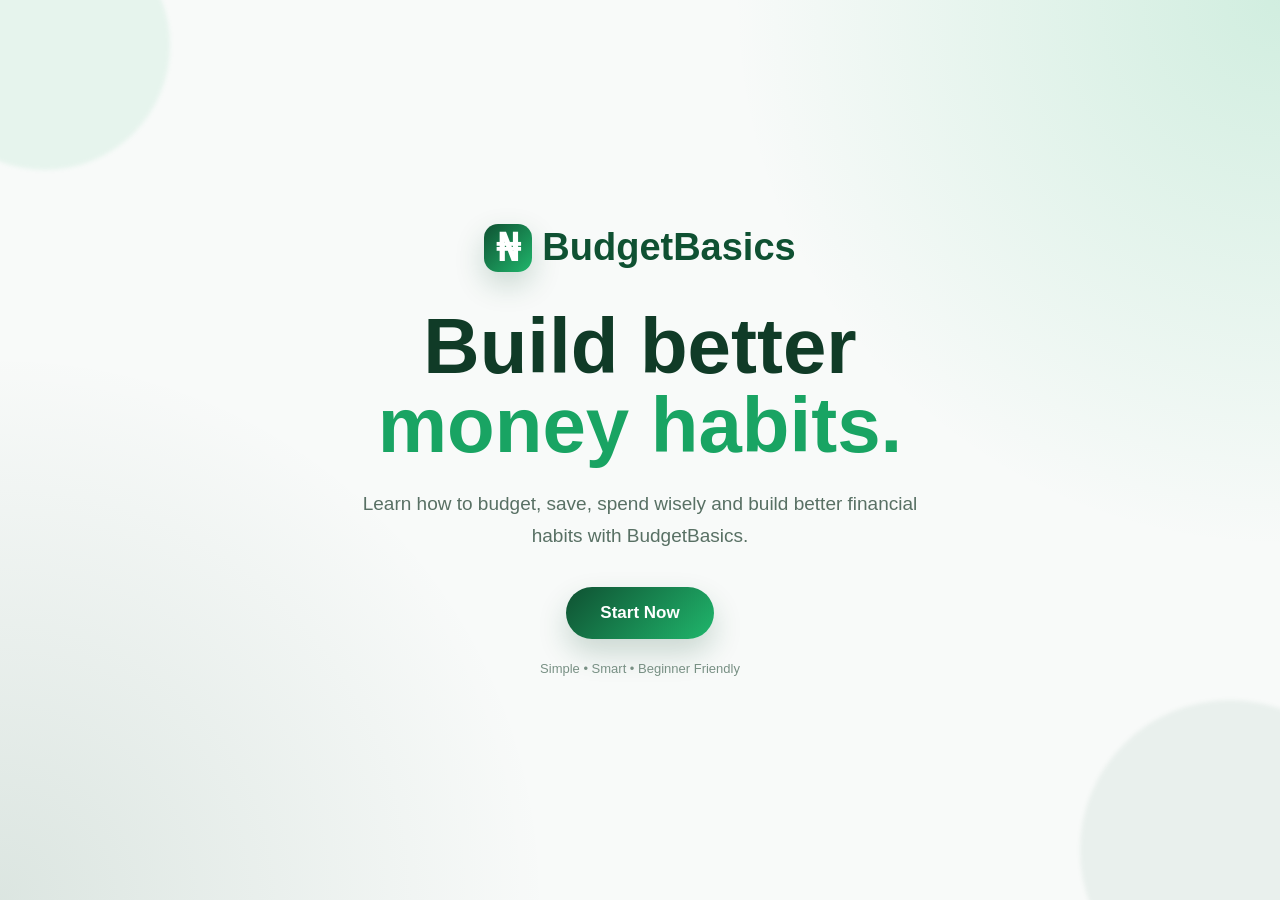
<file: index.html>
<!DOCTYPE html>
<html lang="en">
<head>
<meta charset="UTF-8">
<meta name="viewport" content="width=device-width, initial-scale=1.0">
<title>BudgetBasics | Get Started</title>

<style>
*{
    margin:0;
    padding:0;
    box-sizing:border-box;
}

html{
    scroll-behavior:smooth;
}

body{
    font-family:Arial, Helvetica, sans-serif;
    background:#f8faf9;
    color:#123524;
    overflow-x:hidden;
}

button,
input,
select{
    font:inherit;
}

button{
    cursor:pointer;
}

a{
    text-decoration:none;
    color:inherit;
}

:root{
    --green:#0f5132;
    --green2:#19a463;
    --green3:#20b66c;
    --dark:#103b27;
    --light:#f8faf9;
    --white:#fff;
    --border:#dce8e1;
    --text:#456153;
}

/* =========================
   ONBOARDING SCREENS
========================= */

.screen{
    min-height:100vh;
    display:none;
}

.screen.active{
    display:flex;
    animation:screenIn .45s ease both;
}

@keyframes screenIn{
    from{opacity:0; transform:translateY(12px);}
    to{opacity:1; transform:translateY(0);}
}

.welcome-screen{
    align-items:center;
    justify-content:center;
    padding:30px;
    background:
        radial-gradient(circle at top right,rgba(32,182,108,.18),transparent 35%),
        radial-gradient(circle at bottom left,rgba(15,81,50,.12),transparent 35%),
        #f8faf9;
    position:relative;
    overflow:hidden;
}

.welcome-screen::before,
.welcome-screen::after{
    content:"";
    position:absolute;
    border-radius:50%;
    filter:blur(2px);
    animation:float 6s ease-in-out infinite;
}

.welcome-screen::before{
    width:250px;
    height:250px;
    background:rgba(32,182,108,.08);
    top:-80px;
    left:-80px;
}

.welcome-screen::after{
    width:300px;
    height:300px;
    background:rgba(15,81,50,.06);
    right:-100px;
    bottom:-100px;
    animation-delay:1s;
}

.welcome-content{
    position:relative;
    z-index:2;
    text-align:center;
    max-width:700px;
    animation:fadeUp .8s ease;
}

.brand{
    display:inline-flex;
    align-items:center;
    gap:10px;
    font-size:38px;
    font-weight:900;
    color:var(--green);
    margin-bottom:35px;
}

.brand-icon{
    width:48px;
    height:48px;
    display:flex;
    align-items:center;
    justify-content:center;
    border-radius:14px;
    color:#fff;
    background:linear-gradient(135deg,var(--green),var(--green3));
    box-shadow:0 12px 30px rgba(15,81,50,.2);
}

.welcome-content h1{
    font-size:clamp(42px,7vw,78px);
    line-height:1.02;
    color:#103b27;
    margin-bottom:22px;
}

.welcome-content h1 span{
    color:var(--green2);
}

.welcome-content p{
    font-size:19px;
    line-height:1.7;
    color:#587064;
    max-width:600px;
    margin:0 auto 35px;
}

.start-btn{
    border:0;
    padding:16px 34px;
    border-radius:50px;
    color:white;
    background:linear-gradient(135deg,var(--green),var(--green3));
    font-weight:800;
    font-size:17px;
    box-shadow:0 14px 30px rgba(15,81,50,.2);
    transition:.3s;
}

.start-btn:hover{
    transform:translateY(-4px);
    box-shadow:0 18px 38px rgba(15,81,50,.28);
}

.welcome-small{
    margin-top:22px;
    font-size:13px;
    color:#789084;
}

/* =========================
   AUTH
========================= */

.auth-screen,
.setup-screen{
    min-height:100vh;
    align-items:center;
    justify-content:center;
    padding:30px 20px;
    background:
        radial-gradient(circle at top right,rgba(32,182,108,.12),transparent 30%),
        #f8faf9;
}

.auth-box,
.setup-box{
    width:100%;
    max-width:500px;
    background:#fff;
    border:1px solid var(--border);
    border-radius:28px;
    padding:38px;
    box-shadow:0 25px 70px rgba(16,59,39,.10);
    animation:fadeUp .6s ease;
}

.auth-logo,
.setup-logo{
    text-align:center;
    font-size:27px;
    font-weight:900;
    color:var(--green);
    margin-bottom:10px;
}

.auth-title,
.setup-title{
    text-align:center;
    font-size:30px;
    color:var(--dark);
    margin-bottom:8px;
}

.auth-subtitle,
.setup-subtitle{
    text-align:center;
    color:#6a7d73;
    line-height:1.6;
    margin-bottom:25px;
}

.auth-tabs{
    display:flex;
    gap:8px;
    padding:5px;
    background:#f1f6f3;
    border-radius:14px;
    margin-bottom:25px;
}

.auth-tab{
    flex:1;
    border:0;
    padding:12px;
    border-radius:10px;
    background:transparent;
    color:#587064;
    font-weight:700;
}

.auth-tab.active{
    background:#fff;
    color:var(--green);
    box-shadow:0 3px 12px rgba(0,0,0,.06);
}

.auth-form{
    display:none;
}

.auth-form.active{
    display:block;
}

.form-group{
    margin-bottom:17px;
}

.form-group label{
    display:block;
    font-size:14px;
    font-weight:700;
    color:#315543;
    margin-bottom:8px;
}

.form-group input,
.form-group select{
    width:100%;
    padding:14px 15px;
    border:1px solid #d7e4dd;
    border-radius:12px;
    outline:none;
    background:#fbfdfc;
    color:#183d2b;
    transition:.25s;
}

.form-group input:focus,
.form-group select:focus{
    border-color:var(--green2);
    box-shadow:0 0 0 4px rgba(32,182,108,.10);
}

.primary-btn{
    width:100%;
    border:0;
    padding:15px;
    border-radius:12px;
    background:var(--green);
    color:white;
    font-weight:800;
    transition:.3s;
}

.primary-btn:hover{
    background:var(--green2);
    transform:translateY(-2px);
}

.back-btn{
    border:0;
    background:none;
    color:#668074;
    margin-top:18px;
    width:100%;
    font-size:14px;
}

.auth-message{
    margin-top:15px;
    padding:12px;
    border-radius:10px;
    display:none;
    font-size:14px;
    line-height:1.5;
}

.auth-message.error{
    display:block;
    background:#fff0f0;
    color:#b42318;
}

.auth-message.success{
    display:block;
    background:#eefaf3;
    color:#167647;
}

/* =========================
   SETUP
========================= */

.setup-box{
    max-width:650px;
}

.progress-wrap{
    height:7px;
    border-radius:20px;
    background:#edf3ef;
    overflow:hidden;
    margin:20px 0 28px;
}

.progress-bar{
    height:100%;
    width:20%;
    background:linear-gradient(90deg,var(--green),var(--green3));
    transition:.35s;
}

.setup-step{
    display:none;
}

.setup-step.active{
    display:block;
    animation:fadeUp .4s ease;
}

.question-number{
    color:var(--green2);
    font-weight:800;
    font-size:13px;
    margin-bottom:8px;
    text-transform:uppercase;
    letter-spacing:1px;
}

.question-title{
    font-size:25px;
    color:var(--dark);
    margin-bottom:18px;
}

.option-grid{
    display:grid;
    grid-template-columns:repeat(2,1fr);
    gap:12px;
}

.option{
    position:relative;
}

.option input{
    position:absolute;
    opacity:0;
}

.option label{
    display:block;
    padding:16px;
    border:1px solid #dce8e1;
    border-radius:14px;
    cursor:pointer;
    color:#456153;
    font-weight:700;
    transition:.25s;
    background:#fbfdfc;
}

.option input:checked + label{
    border-color:var(--green2);
    background:#effaf4;
    color:var(--green);
    box-shadow:0 0 0 3px rgba(32,182,108,.08);
}

.setup-input{
    width:100%;
    padding:16px;
    border:1px solid #dce8e1;
    border-radius:14px;
    outline:none;
}

.setup-input:focus{
    border-color:var(--green2);
    box-shadow:0 0 0 4px rgba(32,182,108,.08);
}

.setup-actions{
    display:flex;
    gap:12px;
    margin-top:25px;
}

.setup-actions button{
    flex:1;
    padding:14px;
    border-radius:12px;
    font-weight:800;
}

.previous-btn{
    border:1px solid #d6e3dc;
    background:#fff;
    color:#456153;
}

.next-btn{
    border:0;
    background:var(--green);
    color:white;
}

.next-btn:hover{
    background:var(--green2);
}

.setup-error{
    color:#b42318;
    font-size:14px;
    margin-top:12px;
    display:none;
}

/* =========================
   SUCCESS
========================= */

.success-screen{
    min-height:100vh;
    display:none;
    align-items:center;
    justify-content:center;
    text-align:center;
    padding:30px;
    background:#f8faf9;
}

.success-screen.active{
    display:flex;
}

.success-box{
    max-width:500px;
    animation:fadeUp .7s ease;
}

.success-icon{
    width:85px;
    height:85px;
    border-radius:50%;
    display:flex;
    align-items:center;
    justify-content:center;
    margin:0 auto 25px;
    background:#e8f8ef;
    color:var(--green2);
    font-size:45px;
    font-weight:900;
}

.success-box h2{
    font-size:35px;
    color:var(--dark);
    margin-bottom:12px;
}

.success-box p{
    color:#60756b;
    line-height:1.7;
    margin-bottom:25px;
}

/* =========================
   ANIMATIONS
========================= */

@keyframes fadeUp{
    from{
        opacity:0;
        transform:translateY(25px);
    }
    to{
        opacity:1;
        transform:translateY(0);
    }
}

@keyframes float{
    0%,100%{
        transform:translateY(0);
    }
    50%{
        transform:translateY(-12px);
    }
}

@media(prefers-reduced-motion:reduce){
    *, *::before, *::after{
        animation-duration:.01ms !important;
        animation-iteration-count:1 !important;
        scroll-behavior:auto !important;
        transition-duration:.01ms !important;
    }
}

@media(max-width:700px){

    .auth-box,
    .setup-box{
        padding:25px 20px;
        border-radius:20px;
    }

    .welcome-content h1{
        font-size:43px;
    }

    .option-grid{
        grid-template-columns:1fr;
    }
}

@media(max-width:450px){

    .welcome-screen,
    .auth-screen,
    .setup-screen{
        padding:18px;
    }

    .brand{
        font-size:30px;
    }

    .welcome-content p{
        font-size:16px;
    }

    .setup-actions{
        flex-direction:column;
    }
}
</style>
</head>

<body>

<section class="screen welcome-screen active" id="welcomeScreen">

    <div class="welcome-content">

        <div class="brand">
            <div class="brand-icon">₦</div>
            BudgetBasics
        </div>

        <h1>
            Build better
            <span>money habits.</span>
        </h1>

        <p>
            Learn how to budget, save, spend wisely and build
            better financial habits with BudgetBasics.
        </p>

        <button class="start-btn" onclick="showAuth()">
            Start Now
        </button>

        <div class="welcome-small">
            Simple • Smart • Beginner Friendly
        </div>

    </div>

</section>

<section class="screen auth-screen" id="authScreen">

    <div class="auth-box">

        <div class="auth-logo">BudgetBasics</div>

        <h2 class="auth-title">Welcome</h2>

        <p class="auth-subtitle">
            Login to continue or create your BudgetBasics account.
        </p>

        <div class="auth-tabs">

            <button
                class="auth-tab active"
                id="loginTab"
                onclick="switchAuth('login')">
                Login
            </button>

            <button
                class="auth-tab"
                id="signupTab"
                onclick="switchAuth('signup')">
                Sign Up
            </button>

        </div>

        <form class="auth-form active" id="loginForm">

            <div class="form-group">

                <label>Email</label>

                <input
                    type="email"
                    id="loginEmail"
                    placeholder="Enter your email"
                    required>

            </div>

            <div class="form-group">

                <label>Password</label>

                <input
                    type="password"
                    id="loginPassword"
                    placeholder="Enter your password"
                    required>

            </div>

            <button class="primary-btn" type="submit" id="loginButton">
                Login
            </button>

            <div class="auth-message" id="loginMessage"></div>

        </form>

        <form class="auth-form" id="signupForm">

            <div class="form-group">

                <label>Full Name</label>

                <input
                    type="text"
                    id="signupName"
                    placeholder="Enter your full name"
                    required>

            </div>

            <div class="form-group">

                <label>Email</label>

                <input
                    type="email"
                    id="signupEmail"
                    placeholder="Enter your email"
                    required>

            </div>

            <div class="form-group">

                <label>Password</label>

                <input
                    type="password"
                    id="signupPassword"
                    placeholder="Create a password"
                    required>

            </div>

            <div class="form-group">

                <label>Confirm Password</label>

                <input
                    type="password"
                    id="signupConfirm"
                    placeholder="Confirm your password"
                    required>

            </div>

            <button class="primary-btn" type="submit">
                Create Account
            </button>

            <div class="auth-message" id="signupMessage"></div>

        </form>

        <button class="back-btn" onclick="showWelcome()">
            ← Back to Start
        </button>

    </div>

</section>

<section class="screen setup-screen" id="setupScreen">

    <div class="setup-box">

        <div class="setup-logo">BudgetBasics</div>

        <h2 class="setup-title">
            Let's set up your budget
        </h2>

        <p class="setup-subtitle">
            Answer a few simple questions so BudgetBasics
            can personalize your experience.
        </p>

        <div class="progress-wrap">
            <div class="progress-bar" id="progressBar"></div>
        </div>

        <form id="setupForm">

            <div class="setup-step active" data-step="1">

                <div class="question-number">
                    Question 1 of 5
                </div>

                <h3 class="question-title">
                    What do you mainly need budgeting for?
                </h3>

                <div class="option-grid">

                    <div class="option">
                        <input type="radio" name="purpose" id="school" value="School">
                        <label for="school">🎓 School</label>
                    </div>

                    <div class="option">
                        <input type="radio" name="purpose" id="food" value="Food">
                        <label for="food">🍲 Food</label>
                    </div>

                    <div class="option">
                        <input type="radio" name="purpose" id="transport" value="Transportation">
                        <label for="transport">🚗 Transportation</label>
                    </div>

                    <div class="option">
                        <input type="radio" name="purpose" id="personal" value="Personal Expenses">
                        <label for="personal">🛍️ Personal Expenses</label>
                    </div>

                    <div class="option">
                        <input type="radio" name="purpose" id="business" value="Business">
                        <label for="business">💼 Business</label>
                    </div>

                    <div class="option">
                        <input type="radio" name="purpose" id="savings" value="General Savings">
                        <label for="savings">💰 General Savings</label>
                    </div>

                </div>

                <div class="setup-error">
                    Please select an option.
                </div>

                <div class="setup-actions">
                    <button type="button" class="next-btn" onclick="nextStep()">
                        Continue
                    </button>
                </div>

            </div>

            <div class="setup-step" data-step="2">

                <div class="question-number">
                    Question 2 of 5
                </div>

                <h3 class="question-title">
                    How much money do you currently have available?
                </h3>

                <input class="setup-input" type="number" id="budgetAmount" min="0" placeholder="Example: 50000">

                <div class="setup-error">
                    Please enter your budget amount.
                </div>

                <div class="setup-actions">
                    <button type="button" class="previous-btn" onclick="previousStep()">Back</button>
                    <button type="button" class="next-btn" onclick="nextStep()">Continue</button>
                </div>

            </div>

            <div class="setup-step" data-step="3">

                <div class="question-number">
                    Question 3 of 5
                </div>

                <h3 class="question-title">
                    What is your savings goal?
                </h3>

                <input class="setup-input" type="number" id="savingsGoal" min="0" placeholder="Example: 100000">

                <div class="setup-error">
                    Please enter your savings goal.
                </div>

                <div class="setup-actions">
                    <button type="button" class="previous-btn" onclick="previousStep()">Back</button>
                    <button type="button" class="next-btn" onclick="nextStep()">Continue</button>
                </div>

            </div>

            <div class="setup-step" data-step="4">

                <div class="question-number">
                    Question 4 of 5
                </div>

                <h3 class="question-title">
                    How often do you receive money?
                </h3>

                <div class="option-grid">

                    <div class="option">
                        <input type="radio" name="frequency" id="daily" value="Daily">
                        <label for="daily">Every Day</label>
                    </div>

                    <div class="option">
                        <input type="radio" name="frequency" id="weekly" value="Weekly">
                        <label for="weekly">Every Week</label>
                    </div>

                    <div class="option">
                        <input type="radio" name="frequency" id="monthly" value="Monthly">
                        <label for="monthly">Every Month</label>
                    </div>

                    <div class="option">
                        <input type="radio" name="frequency" id="irregular" value="Irregularly">
                        <label for="irregular">Irregularly</label>
                    </div>

                </div>

                <div class="setup-error">
                    Please select how often you receive money.
                </div>

                <div class="setup-actions">
                    <button type="button" class="previous-btn" onclick="previousStep()">Back</button>
                    <button type="button" class="next-btn" onclick="nextStep()">Continue</button>
                </div>

            </div>

            <div class="setup-step" data-step="5">

                <div class="question-number">
                    Question 5 of 5
                </div>

                <h3 class="question-title">
                    What would you like BudgetBasics to help you with?
                </h3>

                <div class="option-grid">

                    <div class="option">
                        <input type="radio" name="help" id="helpBudget" value="Creating a budget">
                        <label for="helpBudget">📊 Creating a budget</label>
                    </div>

                    <div class="option">
                        <input type="radio" name="help" id="helpSave" value="Saving money">
                        <label for="helpSave">💰 Saving money</label>
                    </div>

                    <div class="option">
                        <input type="radio" name="help" id="helpSpend" value="Controlling spending">
                        <label for="helpSpend">🛒 Controlling spending</label>
                    </div>

                    <div class="option">
                        <input type="radio" name="help" id="helpLearn" value="Learning personal finance">
                        <label for="helpLearn">📚 Learning finance</label>
                    </div>

                </div>

                <div class="setup-error">
                    Please choose what you want help with.
                </div>

                <div class="setup-actions">
                    <button type="button" class="previous-btn" onclick="previousStep()">Back</button>
                    <button type="submit" class="next-btn">Finish Setup</button>
                </div>

            </div>

        </form>

    </div>

</section>

<section class="success-screen" id="successScreen">

    <div class="success-box">

        <div class="success-icon">
            ✓
        </div>

        <h2>You're all set!</h2>

        <p>
            Your BudgetBasics profile has been created.
            Your budget information is now ready on your dashboard.
        </p>

        <button class="start-btn" onclick="goToLanding()">
            Go to BudgetBasics
        </button>

    </div>

</section>

<script src="start.js"></script>

</body>
</html>
</file>
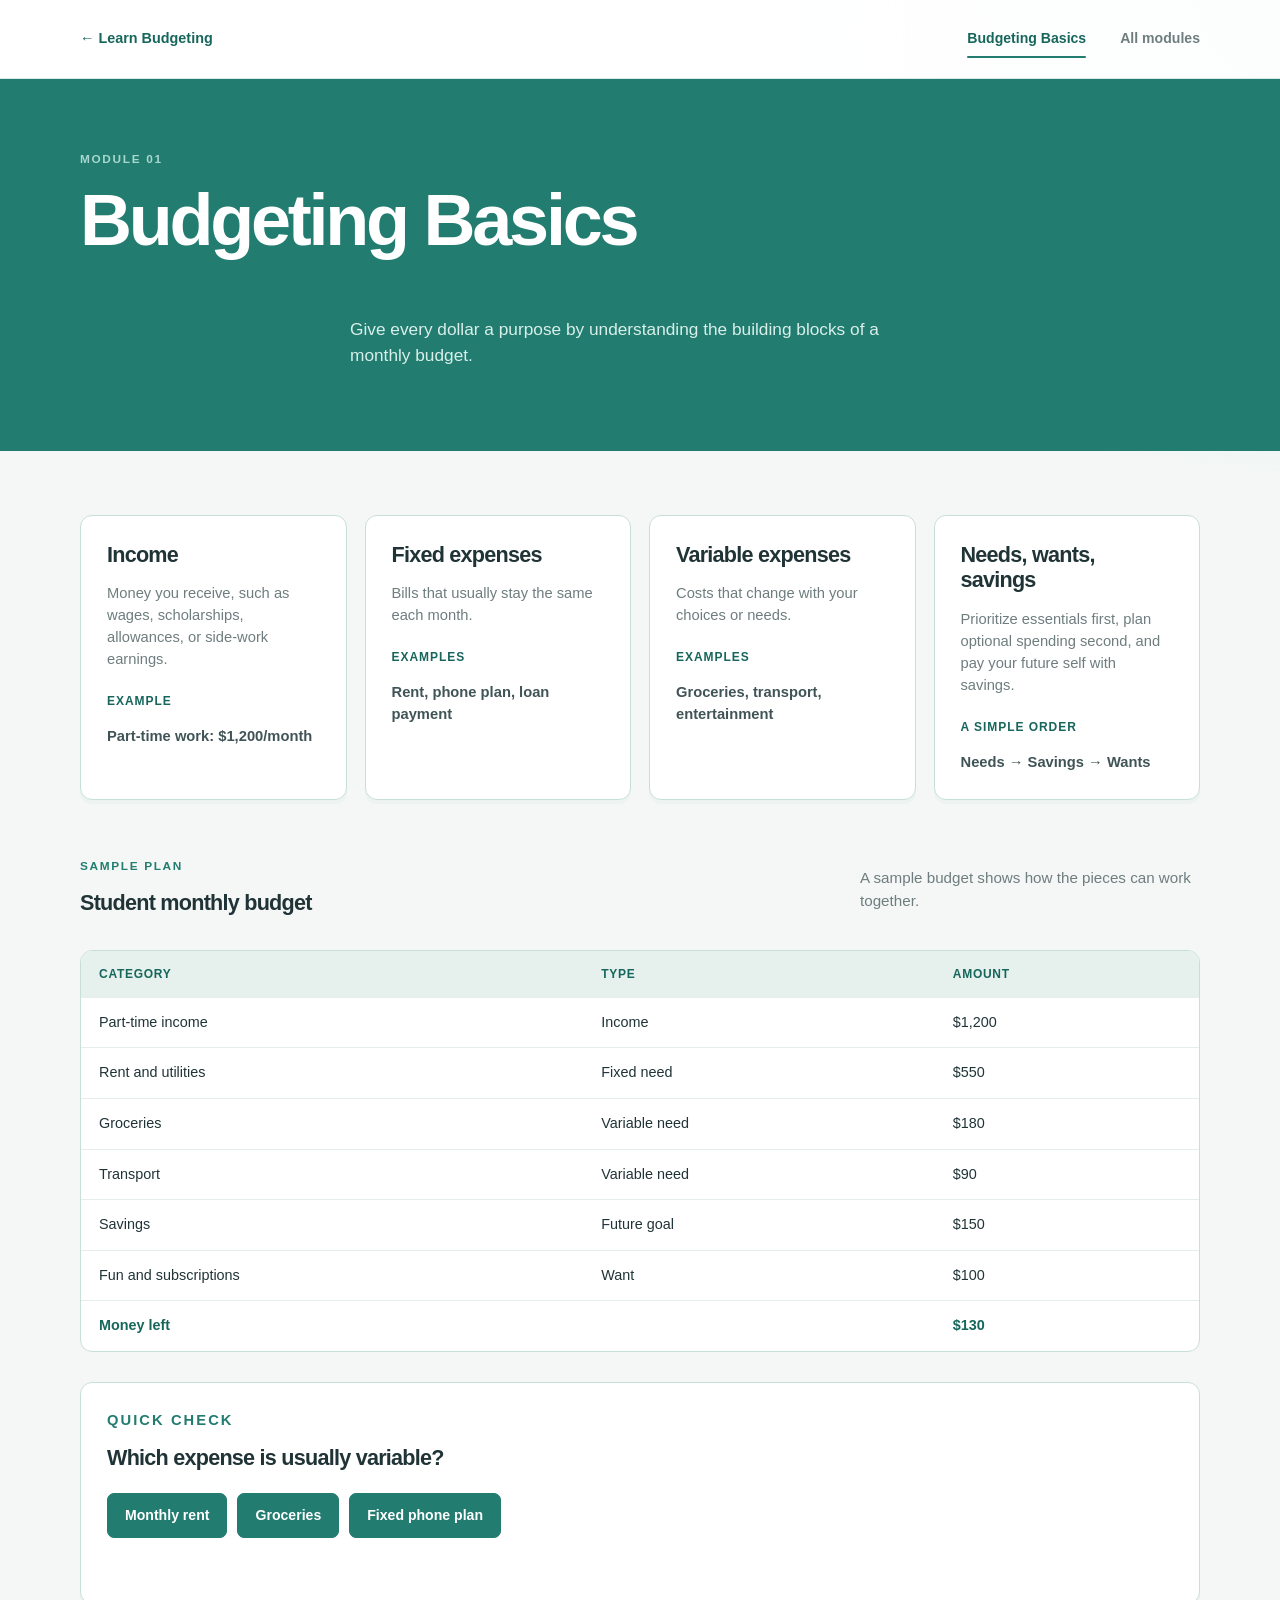
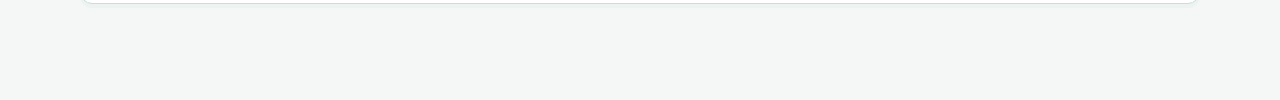
<file: budgeting-basics.html>
<!DOCTYPE html>
<html lang="en">

<head>
    <meta charset="UTF-8">
    <meta name="viewport" content="width=device-width, initial-scale=1.0">
    <title>Budgeting Basics | BudgetBasics</title>
    <link rel="stylesheet" href="styles.css">
    <script src="script.js" defer></script>
</head>

<body>
    <header class="site-header">
        <div class="header-inner"><a class="back-link" href="learn-budgeting.html">&#8592; Learn Budgeting</a><button
                class="menu-toggle" type="button" aria-expanded="false" aria-controls="site-navigation"
                aria-label="Open navigation"><span></span><span></span><span></span></button>
            <nav class="site-navigation" id="site-navigation" aria-label="Main navigation"><a class="active"
                    href="budgeting-basics.html" aria-current="page">Budgeting Basics</a><a
                    href="learn-budgeting.html">All modules</a></nav>
        </div>
    </header>
    <main class="module-page">
        <section class="module-hero">
            <p class="eyebrow">Module 01</p>
            <h1>Budgeting Basics</h1>
            <p>Give every dollar a purpose by understanding the building blocks of a monthly budget.</p>
        </section>
        <section class="module-content">
            <div class="concept-grid">
                <article class="info-card">
                    <h2>Income</h2>
                    <p>Money you receive, such as wages, scholarships, allowances, or side-work earnings.</p>
                    <strong>Example</strong>
                    <p class="example">Part-time work: $1,200/month</p>
                </article>
                <article class="info-card">
                    <h2>Fixed expenses</h2>
                    <p>Bills that usually stay the same each month.</p><strong>Examples</strong>
                    <p class="example">Rent, phone plan, loan payment</p>
                </article>
                <article class="info-card">
                    <h2>Variable expenses</h2>
                    <p>Costs that change with your choices or needs.</p><strong>Examples</strong>
                    <p class="example">Groceries, transport, entertainment</p>
                </article>
                <article class="info-card">
                    <h2>Needs, wants, savings</h2>
                    <p>Prioritize essentials first, plan optional spending second, and pay your future self with
                        savings.</p><strong>A simple order</strong>
                    <p class="example">Needs &#8594; Savings &#8594; Wants</p>
                </article>
            </div>
            <div class="module-section">
                <div class="section-heading">
                    <div>
                        <p class="eyebrow">Sample plan</p>
                        <h2>Student monthly budget</h2>
                    </div>
                    <p class="section-intro">A sample budget shows how the pieces can work together.</p>
                </div>
                <div class="table-wrap">
                    <table>
                        <thead>
                            <tr>
                                <th scope="col">Category</th>
                                <th scope="col">Type</th>
                                <th scope="col">Amount</th>
                            </tr>
                        </thead>
                        <tbody>
                            <tr>
                                <td>Part-time income</td>
                                <td>Income</td>
                                <td>$1,200</td>
                            </tr>
                            <tr>
                                <td>Rent and utilities</td>
                                <td>Fixed need</td>
                                <td>$550</td>
                            </tr>
                            <tr>
                                <td>Groceries</td>
                                <td>Variable need</td>
                                <td>$180</td>
                            </tr>
                            <tr>
                                <td>Transport</td>
                                <td>Variable need</td>
                                <td>$90</td>
                            </tr>
                            <tr>
                                <td>Savings</td>
                                <td>Future goal</td>
                                <td>$150</td>
                            </tr>
                            <tr>
                                <td>Fun and subscriptions</td>
                                <td>Want</td>
                                <td>$100</td>
                            </tr>
                            <tr class="table-total">
                                <td colspan="2">Money left</td>
                                <td>$130</td>
                            </tr>
                        </tbody>
                    </table>
                </div>
            </div>
            <div class="question-card">
                <p class="eyebrow">Quick check</p>
                <h2>Which expense is usually variable?</h2>
                <div class="answer-options"><button type="button" data-quiz-answer="wrong">Monthly rent</button><button
                        type="button" data-quiz-answer="correct">Groceries</button><button type="button"
                        data-quiz-answer="wrong">Fixed phone plan</button></div>
                <p class="feedback" data-quiz-feedback aria-live="polite"></p>
            </div>
        </section>
    </main>
</body>

</html>
</file>
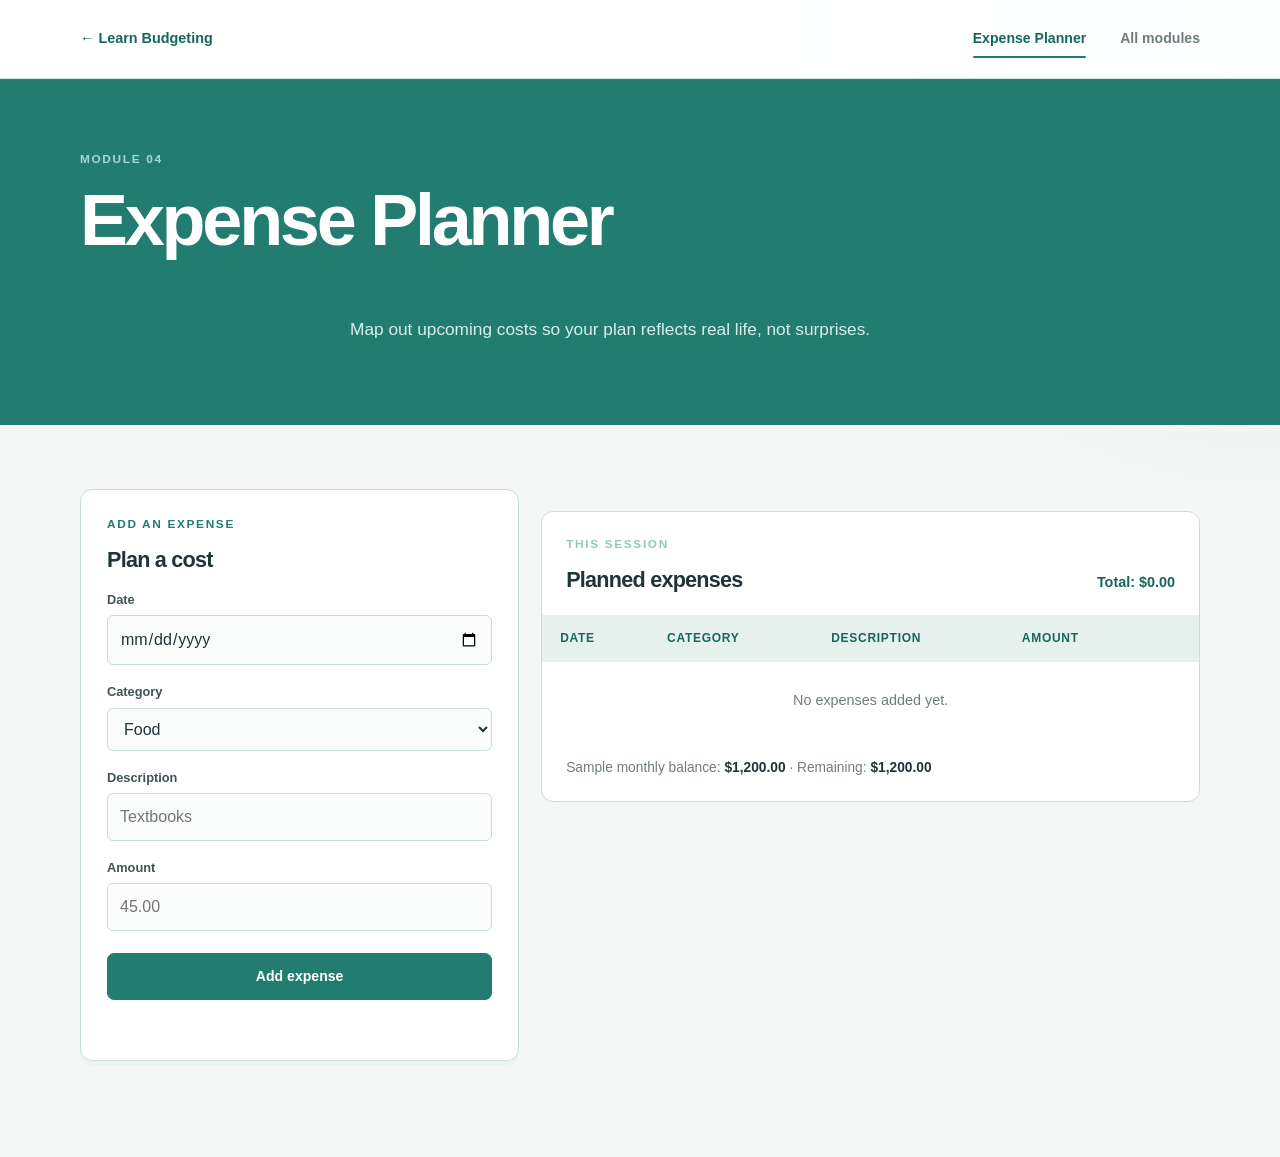
<file: expense-planner.html>
<!DOCTYPE html>
<html lang="en">

<head>
    <meta charset="UTF-8">
    <meta name="viewport" content="width=device-width, initial-scale=1.0">
    <title>Expense Planner | BudgetBasics</title>
    <link rel="stylesheet" href="styles.css">
    <script src="script.js" defer></script>
</head>

<body>
    <header class="site-header">
        <div class="header-inner"><a class="back-link" href="learn-budgeting.html">&#8592; Learn Budgeting</a><button
                class="menu-toggle" type="button" aria-expanded="false" aria-controls="site-navigation"
                aria-label="Open navigation"><span></span><span></span><span></span></button>
            <nav class="site-navigation" id="site-navigation" aria-label="Main navigation"><a class="active"
                    href="expense-planner.html" aria-current="page">Expense Planner</a><a
                    href="learn-budgeting.html">All modules</a></nav>
        </div>
    </header>
    <main class="module-page">
        <section class="module-hero">
            <p class="eyebrow">Module 04</p>
            <h1>Expense Planner</h1>
            <p>Map out upcoming costs so your plan reflects real life, not surprises.</p>
        </section>
        <section class="module-content">
            <div class="tool-layout">
                <form class="tool-card" id="expense-form">
                    <p class="eyebrow">Add an expense</p>
                    <h2>Plan a cost</h2><label for="expense-date">Date</label><input id="expense-date" type="date"
                        required><label for="expense-category">Category</label><select id="expense-category">
                        <option>Food</option>
                        <option>Transport</option>
                        <option>Education</option>
                        <option>Entertainment</option>
                        <option>Shopping</option>
                        <option>Utilities</option>
                        <option>Miscellaneous</option>
                    </select><label for="expense-description">Description</label><input id="expense-description"
                        type="text" placeholder="Textbooks" required><label for="expense-amount">Amount</label><input
                        id="expense-amount" type="number" min="0.01" step="0.01" placeholder="45.00" required><button
                        class="primary-button" type="submit">Add expense</button>
                    <p class="form-error" id="expense-error" aria-live="polite"></p>
                </form>
                <div class="table-wrap expense-list">
                    <div class="list-heading">
                        <div>
                            <p class="eyebrow">This session</p>
                            <h2>Planned expenses</h2>
                        </div><strong id="expense-total">Total: $0.00</strong>
                    </div>
                    <table>
                        <thead>
                            <tr>
                                <th>Date</th>
                                <th>Category</th>
                                <th>Description</th>
                                <th>Amount</th>
                                <th><span class="sr-only">Actions</span></th>
                            </tr>
                        </thead>
                        <tbody id="expense-rows">
                            <tr class="empty-row">
                                <td colspan="5">No expenses added yet.</td>
                            </tr>
                        </tbody>
                    </table>
                    <p class="balance-note">Sample monthly balance: <strong>$1,200.00</strong> &middot; Remaining:
                        <strong id="expense-remaining">$1,200.00</strong></p>
                </div>
            </div>
        </section>
    </main>
</body>

</html>
</file>
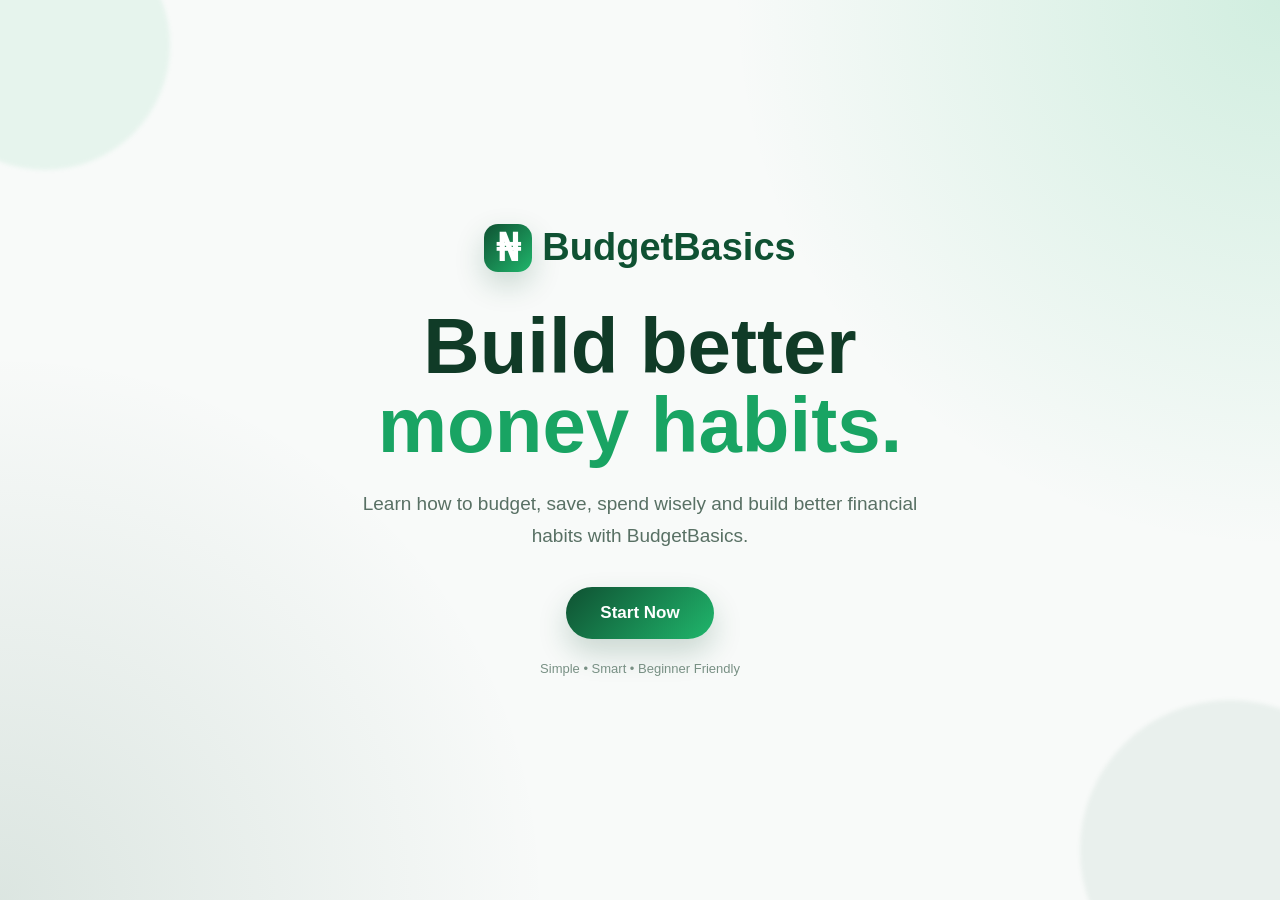
<file: landing.html>
<!DOCTYPE html>
<html lang="en">
<head>
<meta charset="UTF-8">
<meta name="viewport" content="width=device-width, initial-scale=1.0">
<title>BudgetBasics | Dashboard</title>

<style>
*{
    margin:0;
    padding:0;
    box-sizing:border-box;
}

html{
    scroll-behavior:smooth;
}

body{
    font-family:Arial, Helvetica, sans-serif;
    background:#f8faf9;
    color:#123524;
    overflow-x:hidden;
}

button,
input,
select{
    font:inherit;
}

button{
    cursor:pointer;
}

a{
    text-decoration:none;
    color:inherit;
}

:root{
    --green:#0f5132;
    --green2:#19a463;
    --green3:#20b66c;
    --dark:#103b27;
    --light:#f8faf9;
    --white:#fff;
    --border:#dce8e1;
    --text:#456153;
}

/* =========================
   SCROLL PROGRESS
========================= */

.scroll-progress{
    position:fixed;
    top:0;
    left:0;
    height:4px;
    width:0;
    background:#20b66c;
    z-index:9999;
}

header{
    position:sticky;
    top:0;
    z-index:1000;
    background:rgba(255,255,255,.94);
    backdrop-filter:blur(15px);
    border-bottom:1px solid #e5eee9;
}

.navbar{
    max-width:1200px;
    margin:auto;
    min-height:75px;
    display:flex;
    align-items:center;
    justify-content:space-between;
    padding:0 25px;
}

.nav-logo{
    font-size:25px;
    font-weight:900;
    color:var(--green);
}

.nav-logo span{
    color:var(--green2);
}

.nav-links{
    display:flex;
    align-items:center;
    gap:27px;
}

.nav-links a{
    color:#476356;
    font-size:14px;
    font-weight:700;
    transition:.25s;
}

.nav-links a:hover{
    color:var(--green2);
}

.nav-start-now{
    padding:10px 18px;
    border-radius:25px;
    background:var(--green);
    color:#fff!important;
}

.menu-btn{
    display:none;
    border:0;
    background:none;
    font-size:26px;
    color:var(--green);
}

/* =========================
   HERO
========================= */

.hero{
    min-height:680px;
    display:flex;
    align-items:center;
    position:relative;
    overflow:hidden;
    padding:80px 25px;
    background:
        radial-gradient(circle at 80% 30%,rgba(32,182,108,.15),transparent 30%),
        linear-gradient(135deg,#f8faf9,#eef8f2);
}

.hero-container{
    max-width:1200px;
    width:100%;
    margin:auto;
    display:grid;
    grid-template-columns:1.05fr .95fr;
    align-items:center;
    gap:60px;
}

.hero-tag{
    display:inline-block;
    padding:8px 14px;
    border-radius:30px;
    background:#e8f7ef;
    color:var(--green);
    font-weight:800;
    font-size:13px;
    margin-bottom:20px;
}

.hero h1{
    font-size:clamp(42px,6vw,70px);
    line-height:1.04;
    color:var(--dark);
    margin-bottom:22px;
}

.hero h1 span{
    color:var(--green2);
}

.hero p{
    font-size:18px;
    color:#5d7167;
    line-height:1.8;
    max-width:600px;
    margin-bottom:30px;
}

.hero-buttons{
    display:flex;
    gap:12px;
    flex-wrap:wrap;
}

.hero-btn{
    padding:14px 22px;
    border-radius:12px;
    border:0;
    background:var(--green);
    color:#fff;
    font-weight:800;
}

.hero-btn:hover{
    transform:translateY(-3px);
    box-shadow:0 10px 24px rgba(15,81,50,.16);
}

.hero-btn.secondary{
    background:#fff;
    color:var(--green);
    border:1px solid #d9e7df;
}

.ai-btn{
    display:inline-flex;
    align-items:center;
    gap:9px;
    color:var(--green);
    background:
        linear-gradient(#fff,#fff) padding-box,
        conic-gradient(from 220deg,var(--green2),#7fe0ab,var(--green3),var(--green2)) border-box;
    border:1.5px solid transparent;
    transition:transform .25s ease, box-shadow .25s ease;
}

.ai-btn svg{
    color:var(--green2);
    transition:transform .4s ease;
    flex-shrink:0;
}

.ai-btn:hover{
    transform:translateY(-3px);
    box-shadow:0 12px 26px rgba(32,182,108,.22);
}

.ai-btn:hover svg{
    transform:rotate(90deg);
}

/* On the dark-green CTA section the gradient-outline look loses
   contrast, so flip it to a solid white pill instead. */
.cta .ai-btn{
    background:#fff;
    color:var(--green);
    border:0;
    box-shadow:0 10px 24px rgba(0,0,0,.18);
}

.cta .ai-btn:hover{
    box-shadow:0 14px 30px rgba(0,0,0,.26);
}

.dashboard-card{
    background:#fff;
    border:1px solid #dfebe4;
    border-radius:25px;
    padding:25px;
    box-shadow:0 25px 70px rgba(15,81,50,.12);
    animation:float 5s ease-in-out infinite;
}

.dashboard-top{
    display:flex;
    justify-content:space-between;
    margin-bottom:25px;
}

.dashboard-title{
    color:#71837a;
    font-size:13px;
}

.dashboard-balance{
    font-size:35px;
    font-weight:900;
    color:var(--dark);
    margin-top:6px;
}

.balance-change{
    color:var(--green2);
    font-size:13px;
    font-weight:800;
}

.chart{
    height:150px;
    display:flex;
    align-items:flex-end;
    gap:10px;
    padding:15px 0;
    border-bottom:1px solid #e8eee9;
}

.bar{
    flex:1;
    border-radius:8px 8px 0 0;
    background:linear-gradient(to top,var(--green),var(--green3));
    animation:grow .8s ease forwards;
    transform-origin:bottom;
}

.bar:nth-child(1){height:40%}
.bar:nth-child(2){height:58%}
.bar:nth-child(3){height:47%}
.bar:nth-child(4){height:75%}
.bar:nth-child(5){height:65%}
.bar:nth-child(6){height:88%}
.bar:nth-child(7){height:78%}

.transactions{
    margin-top:20px;
}

.transaction{
    display:flex;
    align-items:center;
    justify-content:space-between;
    padding:12px 0;
    border-bottom:1px solid #edf2ef;
}

.transaction:last-child{
    border-bottom:0;
}

.transaction-left{
    display:flex;
    align-items:center;
    gap:10px;
}

.transaction-icon{
    width:35px;
    height:35px;
    border-radius:10px;
    display:flex;
    align-items:center;
    justify-content:center;
    background:#edf8f2;
}

.transaction-name{
    font-weight:700;
    color:#365444;
    font-size:14px;
}

.transaction-date{
    color:#82938a;
    font-size:11px;
    margin-top:3px;
}

.transaction-price{
    font-weight:800;
    color:#345141;
}

/* =========================
   TRUST
========================= */

.trust{
    padding:30px 25px;
    background:var(--green);
    color:#fff;
}

.trust-inner{
    max-width:1100px;
    margin:auto;
    display:grid;
    grid-template-columns:repeat(3,1fr);
    gap:20px;
    text-align:center;
}

.trust-item strong{
    display:block;
    font-size:25px;
    margin-bottom:5px;
}

.trust-item span{
    opacity:.8;
    font-size:13px;
}

/* =========================
   SECTIONS
========================= */

.section{
    padding:90px 25px;
}

.section-container{
    max-width:1200px;
    margin:auto;
}

.section-heading{
    max-width:700px;
    margin-bottom:45px;
}

.section-heading.center{
    text-align:center;
    margin-left:auto;
    margin-right:auto;
}

.section-heading small{
    color:var(--green2);
    font-weight:900;
    text-transform:uppercase;
    letter-spacing:1px;
}

.section-heading h2{
    color:var(--dark);
    font-size:clamp(32px,5vw,48px);
    margin:10px 0 15px;
}

.section-heading p{
    color:#667a70;
    line-height:1.8;
}

/* =========================
   PERSONAL PROFILE
========================= */

.personal-card{
    display:grid;
    grid-template-columns:repeat(4,1fr);
    gap:15px;
    margin-bottom:70px;
}

.personal-item{
    background:#fff;
    border:1px solid var(--border);
    border-radius:18px;
    padding:20px;
}

.personal-item small{
    display:block;
    color:#82948a;
    margin-bottom:8px;
}

.personal-item strong{
    color:var(--dark);
    font-size:20px;
}

/* =========================
   FEATURES
========================= */

.feature-grid{
    display:grid;
    grid-template-columns:repeat(4,1fr);
    gap:20px;
}

.feature-card{
    background:#fff;
    border:1px solid var(--border);
    padding:28px;
    border-radius:20px;
    transition:.3s;
}

.feature-card:hover{
    transform:translateY(-8px);
    box-shadow:0 18px 40px rgba(15,81,50,.09);
}

.feature-icon{
    width:50px;
    height:50px;
    border-radius:14px;
    background:#eaf8f0;
    color:var(--green);
    display:flex;
    align-items:center;
    justify-content:center;
    font-size:22px;
    margin-bottom:20px;
}

.feature-card h3{
    color:var(--dark);
    margin-bottom:10px;
}

.feature-card p{
    color:#6b7f75;
    line-height:1.7;
    font-size:14px;
}

/* =========================
   LESSONS
========================= */

.lessons{
    background:#eef7f1;
}

.lesson-grid{
    display:grid;
    grid-template-columns:repeat(3,1fr);
    gap:20px;
}

.lesson{
    background:#fff;
    padding:28px;
    border-radius:20px;
    border:1px solid #dce9e1;
}

.lesson-number{
    color:var(--green2);
    font-weight:900;
    margin-bottom:12px;
}

.lesson h3{
    color:var(--dark);
    margin-bottom:10px;
}

.lesson p{
    color:#687c72;
    line-height:1.7;
}

.lesson, .personal-item, .ai-preview{
    transition:transform .3s ease, box-shadow .3s ease, border-color .3s ease;
}

.lesson:hover, .personal-item:hover, .ai-preview:hover{
    transform:translateY(-5px);
    box-shadow:0 16px 35px rgba(15,81,50,.08);
}

/* =========================
   STATS
========================= */

.stats{
    padding:70px 25px;
    background:var(--dark);
    color:#fff;
}

.stats-grid{
    max-width:1100px;
    margin:auto;
    display:grid;
    grid-template-columns:repeat(4,1fr);
    gap:20px;
    text-align:center;
}

.stat h3{
    font-size:38px;
    margin-bottom:7px;
}

.stat p{
    color:#b9cec2;
}

/* =========================
   AI
========================= */

.ai-section{
    background:#fff;
}

.ai-box{
    max-width:1000px;
    margin:auto;
    background:#eff8f2;
    border-radius:28px;
    padding:40px;
    display:grid;
    grid-template-columns:1fr 1fr;
    gap:40px;
    align-items:center;
}

.ai-box h2{
    font-size:40px;
    color:var(--dark);
    margin-bottom:15px;
}

.ai-box p{
    color:#63776d;
    line-height:1.8;
}

.ai-preview{
    background:#fff;
    border-radius:20px;
    padding:20px;
    border:1px solid #dce9e1;
}

.ai-message{
    padding:12px 15px;
    background:#f0f5f2;
    border-radius:12px;
    margin-bottom:10px;
    color:#466052;
    font-size:14px;
}

.ai-message.user{
    background:#e2f7eb;
    text-align:right;
    color:var(--green);
}

.help-section .feature-card .hero-btn{
    display:inline-block;
    margin-top:18px;
}

/* =========================
   CTA
========================= */

.cta{
    padding:100px 25px;
    text-align:center;
    background:
        radial-gradient(circle at top right,rgba(255,255,255,.12),transparent 30%),
        var(--green);
    color:#fff;
}

.cta h2{
    font-size:clamp(35px,5vw,55px);
    margin-bottom:15px;
}

.cta p{
    max-width:650px;
    margin:0 auto 28px;
    line-height:1.8;
    color:#d4e8dc;
}

/* =========================
   FOOTER
========================= */

footer{
    background:#092619;
    color:#fff;
    padding:65px 25px 25px;
}

.footer-container{
    max-width:1200px;
    margin:auto;
}

.footer-grid{
    display:grid;
    grid-template-columns:2fr 1fr 1fr 1.5fr;
    gap:40px;
    padding-bottom:40px;
}

.footer-brand{
    font-size:27px;
    font-weight:900;
    margin-bottom:15px;
}

.footer-brand span{
    color:#20b66c;
}

.footer-column p{
    color:#a8bdb1;
    line-height:1.8;
    font-size:14px;
}

.footer-column h4{
    margin-bottom:17px;
}

.footer-column a{
    display:block;
    color:#a8bdb1;
    font-size:14px;
    margin-bottom:11px;
    transition:.2s;
}

.footer-column a:hover{
    color:#fff;
}

.footer-bottom{
    border-top:1px solid rgba(255,255,255,.1);
    padding-top:20px;
    color:#89a094;
    font-size:13px;
    display:flex;
    justify-content:space-between;
    gap:15px;
    flex-wrap:wrap;
}

/* =========================
   FLOATING AI
========================= */

.ai-floating{
    position:fixed;
    right:25px;
    bottom:25px;
    z-index:2000;
}

.ai-button{
    width:58px;
    height:58px;
    border:0;
    border-radius:50%;
    background:var(--green);
    color:#fff;
    font-size:22px;
    box-shadow:0 12px 30px rgba(0,0,0,.2);
}

.chat-window{
    position:absolute;
    right:0;
    bottom:70px;
    width:330px;
    background:#fff;
    border:1px solid #dce8e1;
    border-radius:20px;
    box-shadow:0 20px 60px rgba(0,0,0,.18);
    overflow:hidden;
    display:none;
}

.chat-window.active{
    display:block;
    animation:fadeUp .3s ease;
}

.chat-header{
    background:var(--green);
    color:#fff;
    padding:16px;
    display:flex;
    justify-content:space-between;
}

.chat-header button{
    border:0;
    background:none;
    color:#fff;
}

.chat-body{
    height:280px;
    padding:15px;
    overflow-y:auto;
}

.chat-input{
    display:flex;
    border-top:1px solid #e4ece7;
}

.chat-input input{
    flex:1;
    border:0;
    padding:13px;
    outline:none;
}

.chat-input button{
    border:0;
    background:var(--green);
    color:#fff;
    padding:0 17px;
}

/* =========================
   ANIMATIONS
========================= */

@keyframes fadeUp{
    from{
        opacity:0;
        transform:translateY(25px);
    }
    to{
        opacity:1;
        transform:translateY(0);
    }
}

@keyframes float{
    0%,100%{
        transform:translateY(0);
    }
    50%{
        transform:translateY(-12px);
    }
}

@keyframes grow{
    from{
        transform:scaleY(0);
    }
    to{
        transform:scaleY(1);
    }
}

@media(prefers-reduced-motion:reduce){
    *, *::before, *::after{
        animation-duration:.01ms !important;
        animation-iteration-count:1 !important;
        scroll-behavior:auto !important;
        transition-duration:.01ms !important;
    }
}

@media(max-width:900px){

    .hero-container{
        grid-template-columns:1fr;
    }

    .feature-grid{
        grid-template-columns:repeat(2,1fr);
    }

    .personal-card{
        grid-template-columns:repeat(2,1fr);
    }

    .lesson-grid{
        grid-template-columns:1fr;
    }

    .stats-grid{
        grid-template-columns:repeat(2,1fr);
    }

    .ai-box{
        grid-template-columns:1fr;
    }

    .footer-grid{
        grid-template-columns:repeat(2,1fr);
    }
}

@media(max-width:700px){

    .nav-links{
        position:absolute;
        top:75px;
        left:0;
        right:0;
        background:#fff;
        display:none;
        flex-direction:column;
        align-items:flex-start-now;
        padding:20px 25px;
        border-bottom:1px solid #e5eee9;
        gap:18px;
    }

    .nav-links.active{
        display:flex;
    }

    .menu-btn{
        display:block;
    }

    .hero{
        padding:65px 20px;
    }

    .section{
        padding:70px 20px;
    }

    .trust-inner{
        grid-template-columns:1fr;
    }

    .feature-grid{
        grid-template-columns:1fr;
    }

    .personal-card{
        grid-template-columns:1fr;
    }

    .stats-grid{
        grid-template-columns:1fr 1fr;
    }

    .footer-grid{
        grid-template-columns:1fr;
    }

    .ai-box{
        padding:25px;
    }

    .ai-box h2{
        font-size:32px;
    }

    .ai-floating{
        right:12px;
        bottom:12px;
    }

    .ai-button{
        width:56px;
        height:56px;
        font-size:20px;
    }

    .chat-window{
        position:fixed;
        left:12px;
        right:12px;
        bottom:78px;
        width:auto;
        max-width:none;
        max-height:calc(100dvh - 92px);
        border-radius:18px;
    }

    .chat-body{
        height:min(280px, 45dvh);
        min-height:180px;
        padding:12px;
    }

    .chat-header{
        padding:14px;
    }

    .chat-input input{
        min-width:0;
        padding:13px 11px;
        font-size:16px;
    }

    .chat-input button{
        padding:0 14px;
        flex-shrink:0;
    }
}

@media(max-width:450px){

    .stats-grid{
        grid-template-columns:1fr;
    }

    .ai-floating{
        right:10px;
        bottom:10px;
    }

    .ai-button{
        width:52px;
        height:52px;
        font-size:19px;
    }

    .chat-window{
        left:8px;
        right:8px;
        bottom:70px;
        border-radius:16px;
        max-height:calc(100dvh - 82px);
    }

    .chat-body{
        height:min(250px, 42dvh);
        min-height:160px;
    }

    .chat-input button{
        padding:0 12px;
    }
}
</style>
</head>

<body>

<div class="scroll-progress" id="scrollProgress"></div>

<div id="Home">

<header>

    <nav class="navbar">

        <a href="#home" class="nav-logo">
            Budget<span>Basics</span>
        </a>

        <div class="nav-links" id="navbar">

            <a href="#home">Home</a>

            <a href="./learn-budgeting.html">Learn Budgeting</a>

            <a href="./needs-vs-wants.html">needs vs wants</a>

            <a href="#ai">AI Assistant</a>

            <a href="#help">Get Help</a>

            <a href="./savings-goals.html" class="nav-start-now">
                savings-goal
            </a>

        </div>

        <button class="menu-btn" onclick="toggleMenu()">
            ☰
        </button>

    </nav>

</header>

<section class="hero" id="home">

    <div class="hero-container">

        <div>

            <div class="hero-tag">
                Welcome to BudgetBasics
            </div>

            <h1>
                Build better
                <span>money habits.</span>
            </h1>

            <p>
                Take control of your money with simple budgeting,
                saving and spending tools designed to help you
                make smarter financial decisions.
            </p>

            <div class="hero-buttons">

                <a href="./budgeting-basics.html" class="hero-btn">
                    start-now 
                </a>

                <a href="#ai" class="hero-btn ai-btn">
                    <svg viewBox="0 0 24 24" width="17" height="17" fill="none" aria-hidden="true">
                        <path d="M12 3.5c.55 3.1 1.15 4.85 2.2 5.9 1.05 1.05 2.8 1.65 5.9 2.2-3.1.55-4.85 1.15-5.9 2.2-1.05 1.05-1.65 2.8-2.2 5.9-.55-3.1-1.15-4.85-2.2-5.9-1.05-1.05-2.8-1.65-5.9-2.2 3.1-.55 4.85-1.15 5.9-2.2 1.05-1.05 1.65-2.8 2.2-5.9Z" fill="currentColor"/>
                    </svg>
                    Ask AI Assistant
                </a>

            </div>

        </div>

        <div class="dashboard-card">

            <div class="dashboard-top">

                <div>
                    <div class="dashboard-title">
                        Available Budget
                    </div>

                    <div class="dashboard-balance" id="dashboardBalance">
                        ₦0
                    </div>
                </div>

                <div class="balance-change">
                    Ready
                </div>

            </div>

            <div class="chart">

                <div class="bar"></div>
                <div class="bar"></div>
                <div class="bar"></div>
                <div class="bar"></div>
                <div class="bar"></div>
                <div class="bar"></div>
                <div class="bar"></div>

            </div>

            <div class="transactions">

                <div class="transaction">

                    <div class="transaction-left">

                        <div class="transaction-icon">
                            🍲
                        </div>

                        <div>
                            <div class="transaction-name">
                                Food
                            </div>

                            <div class="transaction-date">
                                Budget category
                            </div>
                        </div>

                    </div>

                    <div class="transaction-price">
                        <span id="dashboardPurpose">
                            Your Goal
                        </span>
                    </div>

                </div>

                <div class="transaction">

                    <div class="transaction-left">

                        <div class="transaction-icon">
                            💰
                        </div>

                        <div>
                            <div class="transaction-name">
                                Savings Goal
                            </div>

                            <div class="transaction-date">
                                Target
                            </div>
                        </div>

                    </div>

                    <div class="transaction-price" id="dashboardSavings">
                        ₦0
                    </div>

                </div>

            </div>

        </div>

    </div>

</section>

<section class="trust">

    <div class="trust-inner">

        <div class="trust-item">
            <strong>100%</strong>
            <span>Beginner Friendly</span>
        </div>

        <div class="trust-item">
            <strong>24/7</strong>
            <span>Learning Access</span>
        </div>

        <div class="trust-item">
            <strong>Simple</strong>
            <span>Money Education</span>
        </div>

    </div>

</section>

<section class="section">

    <div class="section-container">

        <div class="section-heading">

            <small>Your Setup</small>

            <h2>
                Your money plan
            </h2>

            <p>
                Here is the information you provided during setup.
            </p>

        </div>

        <div class="personal-card">

            <div class="personal-item">
                <small>Name</small>
                <strong id="profileName">User</strong>
            </div>

            <div class="personal-item">
                <small>Budget Purpose</small>
                <strong id="profilePurpose">—</strong>
            </div>

            <div class="personal-item">
                <small>Money Frequency</small>
                <strong id="profileFrequency">—</strong>
            </div>

            <div class="personal-item">
                <small>Main Goal</small>
                <strong id="profileHelp">—</strong>
            </div>

        </div>

    </div>

</section>

<section class="section" id="topics">

    <div class="section-container">

        <div class="section-heading center">

            <small>What You Can Do</small>

            <h2>
                Simple tools for better money habits
            </h2>

            <p>
                BudgetBasics gives you simple ways to understand
                and manage your personal finances.
            </p>

        </div>

        <div class="feature-grid">

            <div class="feature-card">
                <div class="feature-icon">📊</div>
                <h3>Budgeting</h3>
                <p>
                    Learn how to create a realistic budget and
                    understand where your money goes.
                </p>
            </div>

            <div class="feature-card">
                <div class="feature-icon">💰</div>
                <h3>Saving</h3>
                <p>
                    Set savings goals and learn practical ways
                    to build your savings over time.
                </p>
            </div>

            <div class="feature-card">
                <div class="feature-icon">🛒</div>
                <h3>Smart Spending</h3>
                <p>
                    Learn how to separate needs from wants and
                    make more thoughtful spending decisions.
                </p>
            </div>

            <div class="feature-card">
                <div class="feature-icon">🧮</div>
                <h3>Money Tools</h3>
                <p>
                    Use simple financial calculations and
                    educational tools to understand your money.
                </p>
            </div>

        </div>

    </div>

</section>

<section class="section lessons" id="learn">

    <div class="section-container">

        <div class="section-heading center">

            <small>Learn</small>

            <h2>
                Start with the basics
            </h2>

            <p>
                Build your financial knowledge one lesson at a time.
            </p>

        </div>

        <div class="lesson-grid">

            <div class="lesson">
                <div class="lesson-number">LESSON 01</div>
                <h3>Understanding a Budget</h3>
                <p>
                    Learn what a budget is, why it matters and
                    how to create one that works for you.
                </p>
            </div>

            <div class="lesson">
                <div class="lesson-number">LESSON 02</div>
                <h3>Needs vs Wants</h3>
                <p>
                    Understand the difference between essential
                    expenses and things you simply want.
                </p>
            </div>

            <div class="lesson">
                <div class="lesson-number">LESSON 03</div>
                <h3>Building Savings</h3>
                <p>
                    Discover simple strategies for setting goals
                    and building your savings consistently.
                </p>
            </div>

        </div>

    </div>

</section>

<section class="stats">

    <div class="stats-grid">

        <div class="stat">
            <h3>4+</h3>
            <p>Financial Topics</p>
        </div>

        <div class="stat">
            <h3>10+</h3>
            <p>Learning Concepts</p>
        </div>

        <div class="stat">
            <h3>24/7</h3>
            <p>Access</p>
        </div>

        <div class="stat">
            <h3>1</h3>
            <p>Simple Goal</p>
        </div>

    </div>

</section>

<section class="section ai-section" id="ai">

    <div class="ai-box">

        <div>

            <small style="color:#19a463;font-weight:900;">
                AI ASSISTANT
            </small>

            <h2>
                Have a money question?
            </h2>

            <p>
                Ask BudgetBasics simple financial education
                questions and get instant explanations.
            </p>

            <br>

            <button class="hero-btn ai-btn" onclick="openChat()">
                <svg viewBox="0 0 24 24" width="17" height="17" fill="none" aria-hidden="true">
                    <path d="M12 3.5c.55 3.1 1.15 4.85 2.2 5.9 1.05 1.05 2.8 1.65 5.9 2.2-3.1.55-4.85 1.15-5.9 2.2-1.05 1.05-1.65 2.8-2.2 5.9-.55-3.1-1.15-4.85-2.2-5.9-1.05-1.05-2.8-1.65-5.9-2.2 3.1-.55 4.85-1.15 5.9-2.2 1.05-1.05 1.65-2.8 2.2-5.9Z" fill="currentColor"/>
                </svg>
                Open AI Assistant
            </button>

        </div>

        <div class="ai-preview">

            <div class="ai-message">
                How can I start saving money?
            </div>

            <div class="ai-message user">
                I want to save but my income is small.
            </div>

            <div class="ai-message">
                Start with a small amount that you can
                consistently set aside.
            </div>

        </div>

    </div>

</section>

<section class="section help-section" id="help">
    <div class="section-container">
        <div class="section-heading center">
            <small>Get Help</small>
            <h2>Need a little help?</h2>
            <p>Choose what you need and BudgetBasics will take you to the right place.</p>
        </div>

        <div class="feature-grid">
            <div class="feature-card">
                <div class="feature-icon">💬</div>
                <h3>Ask the AI Assistant</h3>
                <p>Get simple explanations about budgeting, saving, spending and financial goals.</p>
                <button class="hero-btn" onclick="openChat()">Open Help Chat</button>
            </div>

            <div class="feature-card">
                <div class="feature-icon">📚</div>
                <h3>Learn the Basics</h3>
                <p>Review beginner-friendly lessons when you want to understand a money topic.</p>
                <a href="#learn" class="hero-btn">View Lessons</a>
            </div>

            <div class="feature-card">
                <div class="feature-icon">⚙️</div>
                <h3>Update Your Plan</h3>
                <p>Change your budget setup whenever your goals or circumstances change.</p>
                <a href="#" class="hero-btn secondary" onclick="showSetupAgain(event)">Update Budget</a>
            </div>
        </div>
    </div>
</section>

<section class="cta" id="start">

    <h2>
        Keep building better money habits.
    </h2>

    <p>
        Continue learning, review your goals and use
        BudgetBasics to improve your understanding of personal finance.
    </p>

    <button class="hero-btn ai-btn" onclick="openChat()">
        <svg viewBox="0 0 24 24" width="17" height="17" fill="none" aria-hidden="true">
            <path d="M12 3.5c.55 3.1 1.15 4.85 2.2 5.9 1.05 1.05 2.8 1.65 5.9 2.2-3.1.55-4.85 1.15-5.9 2.2-1.05 1.05-1.65 2.8-2.2 5.9-.55-3.1-1.15-4.85-2.2-5.9-1.05-1.05-2.8-1.65-5.9-2.2 3.1-.55 4.85-1.15 5.9-2.2 1.05-1.05 1.65-2.8 2.2-5.9Z" fill="currentColor"/>
        </svg>
        Ask the AI Assistant
    </button>

</section>

<footer>

    <div class="footer-container">

        <div class="footer-grid">

            <div class="footer-column">

                <div class="footer-brand">
                    Budget<span>Basics</span>
                </div>

                <p>
                    Simple financial education for people who
                    want to understand budgeting, saving and
                    smarter spending.
                </p>

            </div>

            <div class="footer-column">
                <h4>Explore</h4>
                <a href="#home">Home</a>
                <a href="#learn">Learn</a>
                <a href="#topics">Topics</a>
                <a href="#ai">AI Assistant</a>
            </div>

            <div class="footer-column">
                <h4>Learn</h4>
                <a href="#topics">Budgeting</a>
                <a href="#topics">Saving</a>
                <a href="#topics">Spending</a>
                <a href="#learn">Lessons</a>
            </div>

            <div class="footer-column">
                <h4>Your Account</h4>
                <a href="./index.html" onclick="showSetupAgain(event)">Update Budget</a>
                <a href="./index.html" onclick="logout(event)">Log Out</a>
            </div>

        </div>

        <div class="footer-bottom">
            <span>© 2026 BudgetBasics. All rights reserved.</span>
            <span>Build better money habits.</span>
        </div>

    </div>

</footer>

<div class="ai-floating">

    <div class="chat-window" id="chatWindow">

        <div class="chat-header">
            <strong>BudgetBasics AI</strong>
            <button onclick="closeChat()">✕</button>
        </div>

        <div class="chat-body" id="chatBody">
            <div class="ai-message">
                Hi! Ask me a simple budgeting or saving question.
            </div>
        </div>

        <div class="chat-input">
            <input type="text" id="chatInput" placeholder="Ask a question..." onkeydown="chatEnter(event)">
            <button onclick="sendChat()">Send</button>
        </div>

    </div>

    <button class="ai-button" onclick="openChat()">💬</button>

</div>

</div>

<script>

function loadProfile(){
    const account = JSON.parse(localStorage.getItem("budgetbasicsAccount") || "null");
    const profile = JSON.parse(localStorage.getItem("budgetbasicsProfile") || "null");

    const name = (profile && profile.name) || (account && account.name) || "User";
    document.getElementById("profileName").textContent = name;
    document.getElementById("profilePurpose").textContent = (profile && profile.purpose) || "Not set yet";
    document.getElementById("profileFrequency").textContent = (profile && profile.frequency) || "Not set yet";
    document.getElementById("profileHelp").textContent = (profile && profile.help) || "Not set yet";
    document.getElementById("dashboardBalance").textContent = formatMoney(profile ? profile.budget : 0);
    document.getElementById("dashboardSavings").textContent = formatMoney(profile ? profile.savings : 0);
    document.getElementById("dashboardPurpose").textContent = (profile && profile.purpose) || "Your Goal";
}

function formatMoney(amount){
    return "₦" + Number(amount || 0).toLocaleString("en-NG");
}

// Send the user back to start-now.html to redo the setup wizard.
function showSetupAgain(event){
    event.preventDefault();
    window.location.href = "start-now.html#setup";
}

// Log the current user out and return to start-now.html.
// The saved account stays in localStorage so the person can log in again.
function logout(event){
    if(event){
        event.preventDefault();
    }
    localStorage.removeItem("budgetbasicsLoggedIn");
    window.location.href = "index.html";
}

function toggleMenu(){
    document.getElementById("navbar").classList.toggle("active");
}

function openChat(){
    document.getElementById("chatWindow").classList.add("active");
}

function closeChat(){
    document.getElementById("chatWindow").classList.remove("active");
}

function addChatMessage(text,type){
    const body = document.getElementById("chatBody");
    const message = document.createElement("div");
    message.className = "ai-message" + (type === "user" ? " user" : "");
    message.textContent = text;
    body.appendChild(message);
    body.scrollTop = body.scrollHeight;
}

function getAssistantResponse(question){
    const q = question.toLowerCase();
    if(q.includes("budget") || q.includes("budgeting")){
        return "A budget is a simple plan for how you will use your money. start-now by listing your income, essential expenses, savings and flexible spending.";
    }
    if(q.includes("save") || q.includes("saving")){
        return "start-now with an amount you can consistently save. Even a small amount can become meaningful when you save regularly.";
    }
    if(q.includes("spend") || q.includes("spending")){
        return "Before spending, ask whether something is a need or a want. Tracking your expenses can also help you identify where your money is going.";
    }
    if(q.includes("need") && q.includes("want")){
        return "A need is something essential, such as food or basic transportation. A want is something you would like but can live without.";
    }
    if(q.includes("goal")){
        return "A good financial goal should be specific and measurable. Decide what you want to save for, how much you need and when you want to reach the goal.";
    }
    return "I can help explain budgeting, saving, spending, financial goals and basic personal finance concepts. Try asking me one of those questions.";
}

function sendChat(){
    const input = document.getElementById("chatInput");
    const question = input.value.trim();
    if(!question){
        return;
    }
    addChatMessage(question, "user");
    input.value="";
    setTimeout(()=>{
        addChatMessage(getAssistantResponse(question), "bot");
    },500);
}

function chatEnter(event){
    if(event.key === "Enter"){
        sendChat();
    }
}

window.addEventListener("scroll",function(){
    const scrollTop = document.documentElement.scrollTop;
    const scrollHeight = document.documentElement.scrollHeight - document.documentElement.clientHeight;
    const progress = scrollHeight > 0 ? (scrollTop / scrollHeight) * 100 : 0;
    document.getElementById("scrollProgress").style.width = progress + "%";
});

document.querySelectorAll(".nav-links a").forEach(link=>{
    link.addEventListener("click",()=>{
        document.getElementById("navbar").classList.remove("active");
    });
});


window.addEventListener("load",function(){
    const loggedIn = localStorage.getItem("budgetbasicsLoggedIn") === "true";
    if(!loggedIn){
        window.location.href = "index.html";
        return;
    }
    loadProfile();
});

</script>

</body>
</html>
</file>
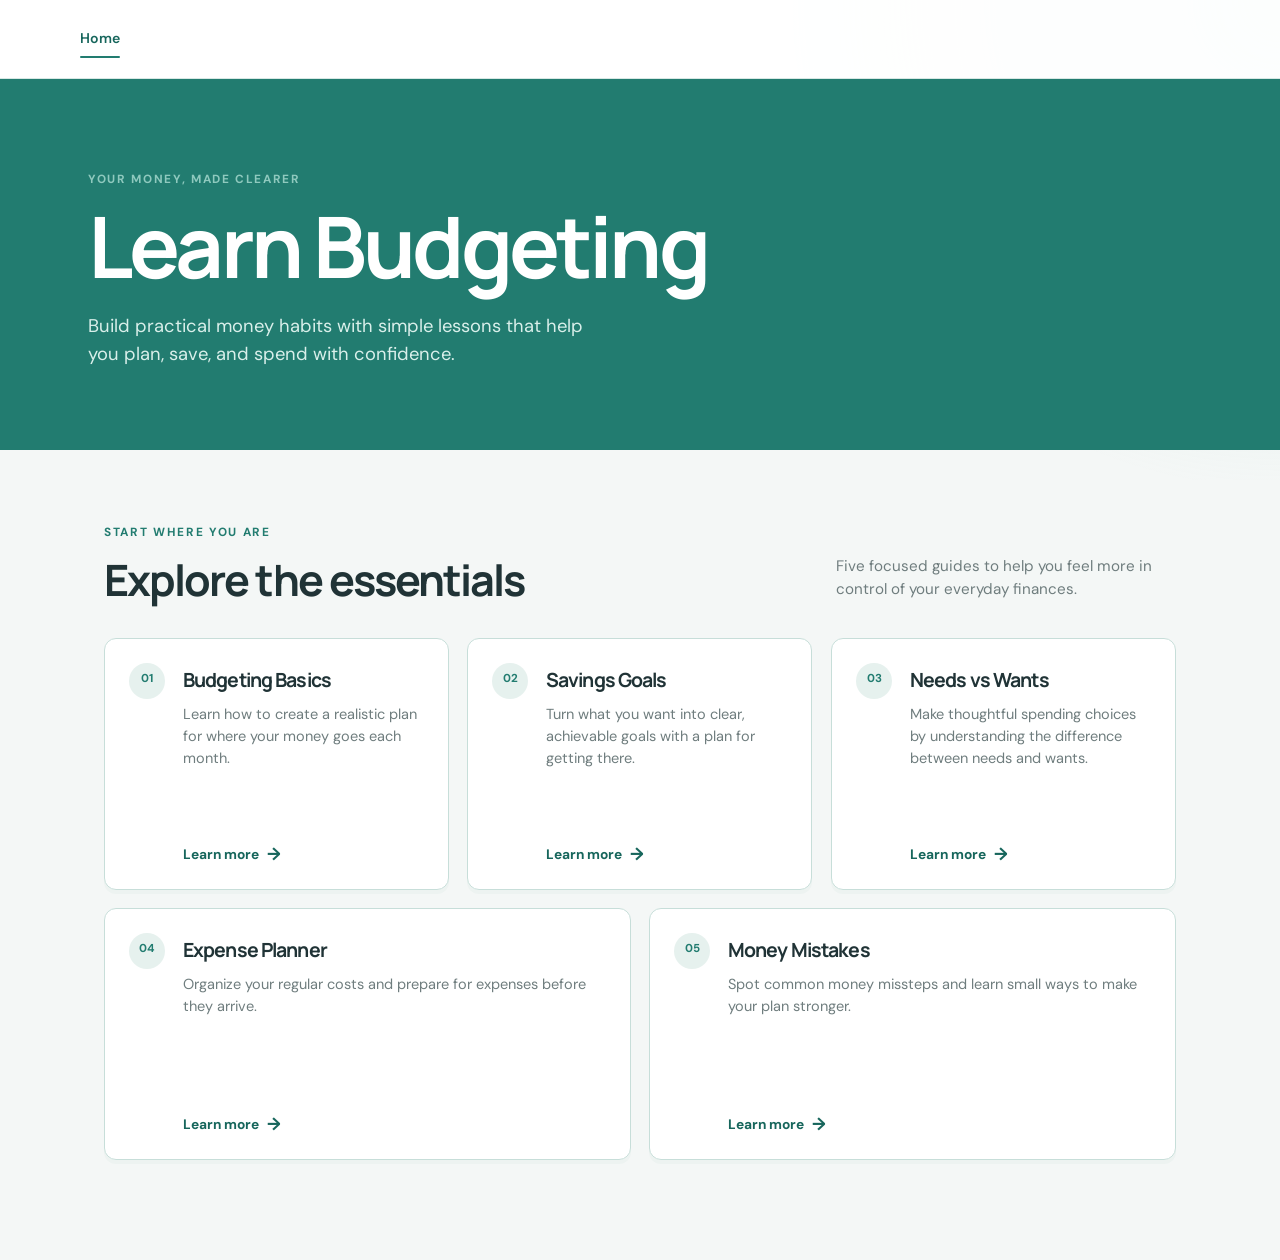
<file: learn-budgeting.html>
<!DOCTYPE html>
<html lang="en">
<head>
  <meta charset="UTF-8">
  <meta name="viewport" content="width=device-width, initial-scale=1.0">
  <meta name="description" content="Learn the budgeting basics, set savings goals, and make more confident money decisions with BudgetBasics.">
  <title>Learn Budgeting | BudgetBasics</title>
  <link rel="preconnect" href="https://fonts.googleapis.com">
  <link rel="preconnect" href="https://fonts.gstatic.com" crossorigin>
  <link href="https://fonts.googleapis.com/css2?family=DM+Sans:wght@400;500;600;700&family=Manrope:wght@700;800&display=swap" rel="stylesheet">
  <link rel="stylesheet" href="styles.css">
  <script src="script.js" defer></script>
</head>
<body>
  <header class="site-header">
    <div class="header-inner">
      <button class="menu-toggle" type="button" aria-expanded="false" aria-controls="site-navigation" aria-label="Open navigation">
        <span></span>
        <span></span>
        <span></span>
      </button>

      <nav class="site-navigation" id="site-navigation" aria-label="Main navigation">
        <a   class="active"  href="./landing.html" aria-current="page">Home</a>
      </nav>
    </div>
  </header>

  <main>
    <section class="hero" aria-labelledby="page-title">
      <div class="hero-inner">
        <p class="eyebrow">Your money, made clearer</p>
        <h1 id="page-title">Learn Budgeting</h1>
        <p class="hero-description">Build practical money habits with simple lessons that help you plan, save, and spend with confidence.</p>
      </div>
    </section>

    <section class="learning-hub" aria-labelledby="topics-heading">
      <div class="section-heading">
        <div>
          <p class="eyebrow">Start where you are</p>
          <h2 id="topics-heading">Explore the essentials</h2>
        </div>
        <p class="section-intro">Five focused guides to help you feel more in control of your everyday finances.</p>
      </div>

      <div class="topic-grid">
        <article class="topic-card">
          <div class="card-number" aria-hidden="true">01</div>
          <div class="card-content">
            <h3>Budgeting Basics</h3>
            <p>Learn how to create a realistic plan for where your money goes each month.</p>
            <a class="learn-link" href="budgeting-basics.html">Learn more <span aria-hidden="true">&#8594;</span></a>
          </div>
        </article>

        <article class="topic-card">
          <div class="card-number" aria-hidden="true">02</div>
          <div class="card-content">
            <h3>Savings Goals</h3>
            <p>Turn what you want into clear, achievable goals with a plan for getting there.</p>
            <a class="learn-link" href="savings-goals.html">Learn more <span aria-hidden="true">&#8594;</span></a>
          </div>
        </article>

        <article class="topic-card">
          <div class="card-number" aria-hidden="true">03</div>
          <div class="card-content">
            <h3>Needs vs Wants</h3>
            <p>Make thoughtful spending choices by understanding the difference between needs and wants.</p>
            <a class="learn-link" href="needs-vs-wants.html">Learn more <span aria-hidden="true">&#8594;</span></a>
          </div>
        </article>

        <article class="topic-card">
          <div class="card-number" aria-hidden="true">04</div>
          <div class="card-content">
            <h3>Expense Planner</h3>
            <p>Organize your regular costs and prepare for expenses before they arrive.</p>
            <a class="learn-link" href="expense-planner.html">Learn more <span aria-hidden="true">&#8594;</span></a>
          </div>
        </article>

        <article class="topic-card">
          <div class="card-number" aria-hidden="true">05</div>
          <div class="card-content">
            <h3>Money Mistakes</h3>
            <p>Spot common money missteps and learn small ways to make your plan stronger.</p>
            <a class="learn-link" href="money-mistakes.html">Learn more <span aria-hidden="true">&#8594;</span></a>
          </div>
        </article>
      </div>
    </section>
  </main>
</body>
</html>
</file>
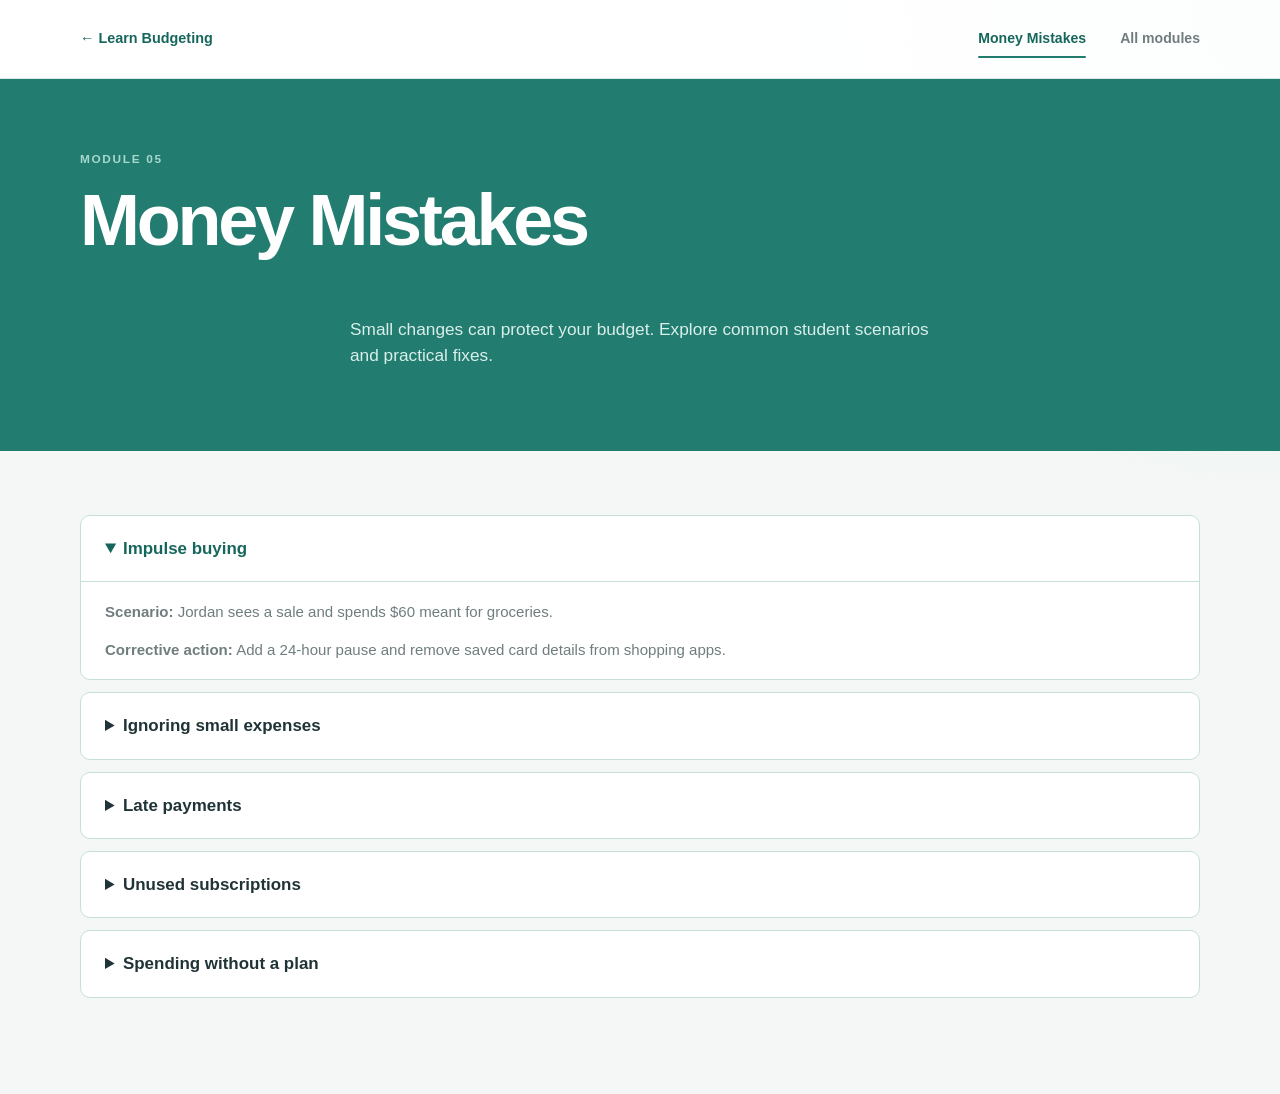
<file: money-mistakes.html>
<!DOCTYPE html>
<html lang="en">

<head>
    <meta charset="UTF-8">
    <meta name="viewport" content="width=device-width, initial-scale=1.0">
    <title>Money Mistakes | BudgetBasics</title>
    <link rel="stylesheet" href="styles.css">
    <script src="script.js" defer></script>
</head>

<body>
    <header class="site-header">
        <div class="header-inner"><a class="back-link" href="learn-budgeting.html">&#8592; Learn Budgeting</a><button
                class="menu-toggle" type="button" aria-expanded="false" aria-controls="site-navigation"
                aria-label="Open navigation"><span></span><span></span><span></span></button>
            <nav class="site-navigation" id="site-navigation" aria-label="Main navigation"><a class="active"
                    href="money-mistakes.html" aria-current="page">Money Mistakes</a><a href="learn-budgeting.html">All
                    modules</a></nav>
        </div>
    </header>
    <main class="module-page">
        <section class="module-hero">
            <p class="eyebrow">Module 05</p>
            <h1>Money Mistakes</h1>
            <p>Small changes can protect your budget. Explore common student scenarios and practical fixes.</p>
        </section>
        <section class="module-content">
            <div class="accordion-list">
                <details open>
                    <summary>Impulse buying</summary>
                    <div>
                        <p><strong>Scenario:</strong> Jordan sees a sale and spends $60 meant for groceries.</p>
                        <p><strong>Corrective action:</strong> Add a 24-hour pause and remove saved card details from
                            shopping apps.</p>
                    </div>
                </details>
                <details>
                    <summary>Ignoring small expenses</summary>
                    <div>
                        <p><strong>Scenario:</strong> Three small coffees a week quietly become more than $50 each
                            month.</p>
                        <p><strong>Corrective action:</strong> Track every purchase for one week and set a realistic
                            “small treats” limit.</p>
                    </div>
                </details>
                <details>
                    <summary>Late payments</summary>
                    <div>
                        <p><strong>Scenario:</strong> A missed phone bill creates a late fee and a stressful catch-up
                            payment.</p>
                        <p><strong>Corrective action:</strong> Use calendar reminders or automatic payments for
                            recurring bills.</p>
                    </div>
                </details>
                <details>
                    <summary>Unused subscriptions</summary>
                    <div>
                        <p><strong>Scenario:</strong> Casey pays for two streaming services they have not opened in
                            months.</p>
                        <p><strong>Corrective action:</strong> Review subscriptions monthly and cancel anything that no
                            longer earns its place.</p>
                    </div>
                </details>
                <details>
                    <summary>Spending without a plan</summary>
                    <div>
                        <p><strong>Scenario:</strong> Sam spends first and has no money left for an upcoming class fee.
                        </p>
                        <p><strong>Corrective action:</strong> Check the week ahead before spending and reserve money
                            for known costs.</p>
                    </div>
                </details>
            </div>
        </section>
    </main>
</body>

</html>
</file>
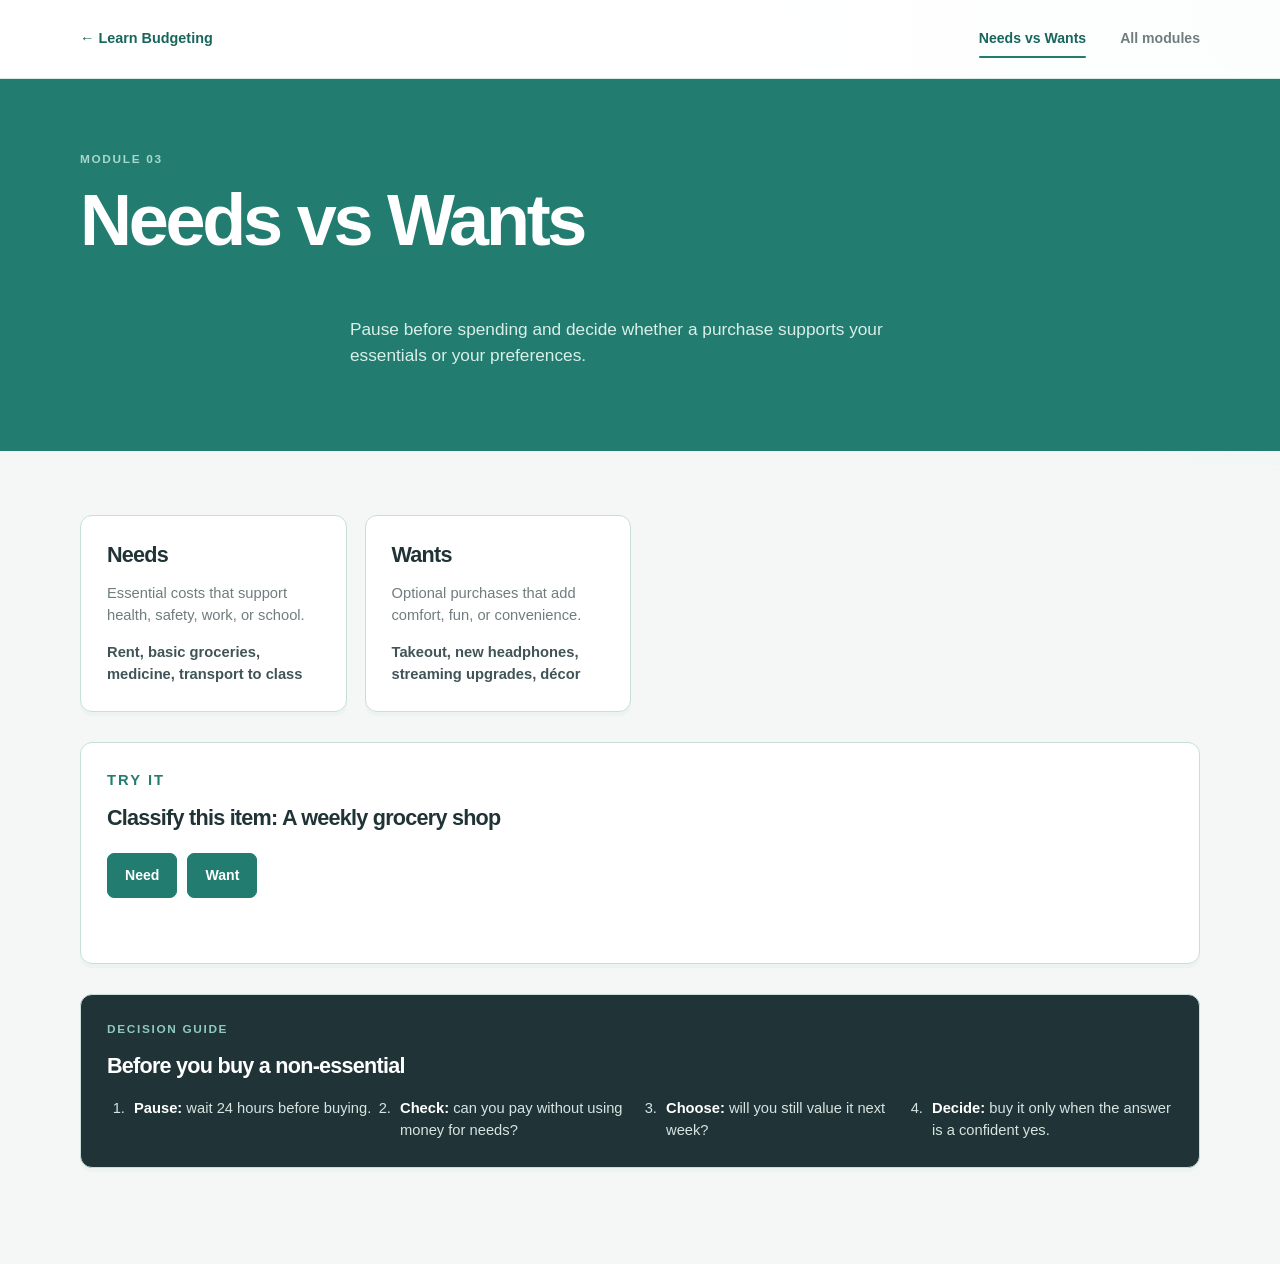
<file: needs-vs-wants.html>
<!DOCTYPE html>
<html lang="en">

<head>
    <meta charset="UTF-8">
    <meta name="viewport" content="width=device-width, initial-scale=1.0">
    <title>Needs vs Wants | BudgetBasics</title>
    <link rel="stylesheet" href="styles.css">
    <script src="script.js" defer></script>
</head>

<body>
    <header class="site-header">
        <div class="header-inner"><a class="back-link" href="learn-budgeting.html">&#8592; Learn Budgeting</a><button
                class="menu-toggle" type="button" aria-expanded="false" aria-controls="site-navigation"
                aria-label="Open navigation"><span></span><span></span><span></span></button>
            <nav class="site-navigation" id="site-navigation" aria-label="Main navigation"><a class="active"
                    href="needs-vs-wants.html" aria-current="page">Needs vs Wants</a><a href="learn-budgeting.html">All
                    modules</a></nav>
        </div>
    </header>
    <main class="module-page">
        <section class="module-hero">
            <p class="eyebrow">Module 03</p>
            <h1>Needs vs Wants</h1>
            <p>Pause before spending and decide whether a purchase supports your essentials or your preferences.</p>
        </section>
        <section class="module-content">
            <div class="concept-grid">
                <article class="info-card">
                    <h2>Needs</h2>
                    <p>Essential costs that support health, safety, work, or school.</p>
                    <p class="example">Rent, basic groceries, medicine, transport to class</p>
                </article>
                <article class="info-card">
                    <h2>Wants</h2>
                    <p>Optional purchases that add comfort, fun, or convenience.</p>
                    <p class="example">Takeout, new headphones, streaming upgrades, décor</p>
                </article>
            </div>
            <div class="classifier-card">
                <p class="eyebrow">Try it</p>
                <h2>Classify this item: <span id="item-prompt">A weekly grocery shop</span></h2>
                <div class="answer-options"><button type="button" data-classification="need">Need</button><button
                        type="button" data-classification="want">Want</button></div>
                <p class="feedback" data-classification-feedback aria-live="polite"></p>
            </div>
            <div class="decision-guide">
                <p class="eyebrow">Decision guide</p>
                <h2>Before you buy a non-essential</h2>
                <ol>
                    <li><strong>Pause:</strong> wait 24 hours before buying.</li>
                    <li><strong>Check:</strong> can you pay without using money for needs?</li>
                    <li><strong>Choose:</strong> will you still value it next week?</li>
                    <li><strong>Decide:</strong> buy it only when the answer is a confident yes.</li>
                </ol>
            </div>
        </section>
    </main>
</body>

</html>
</file>
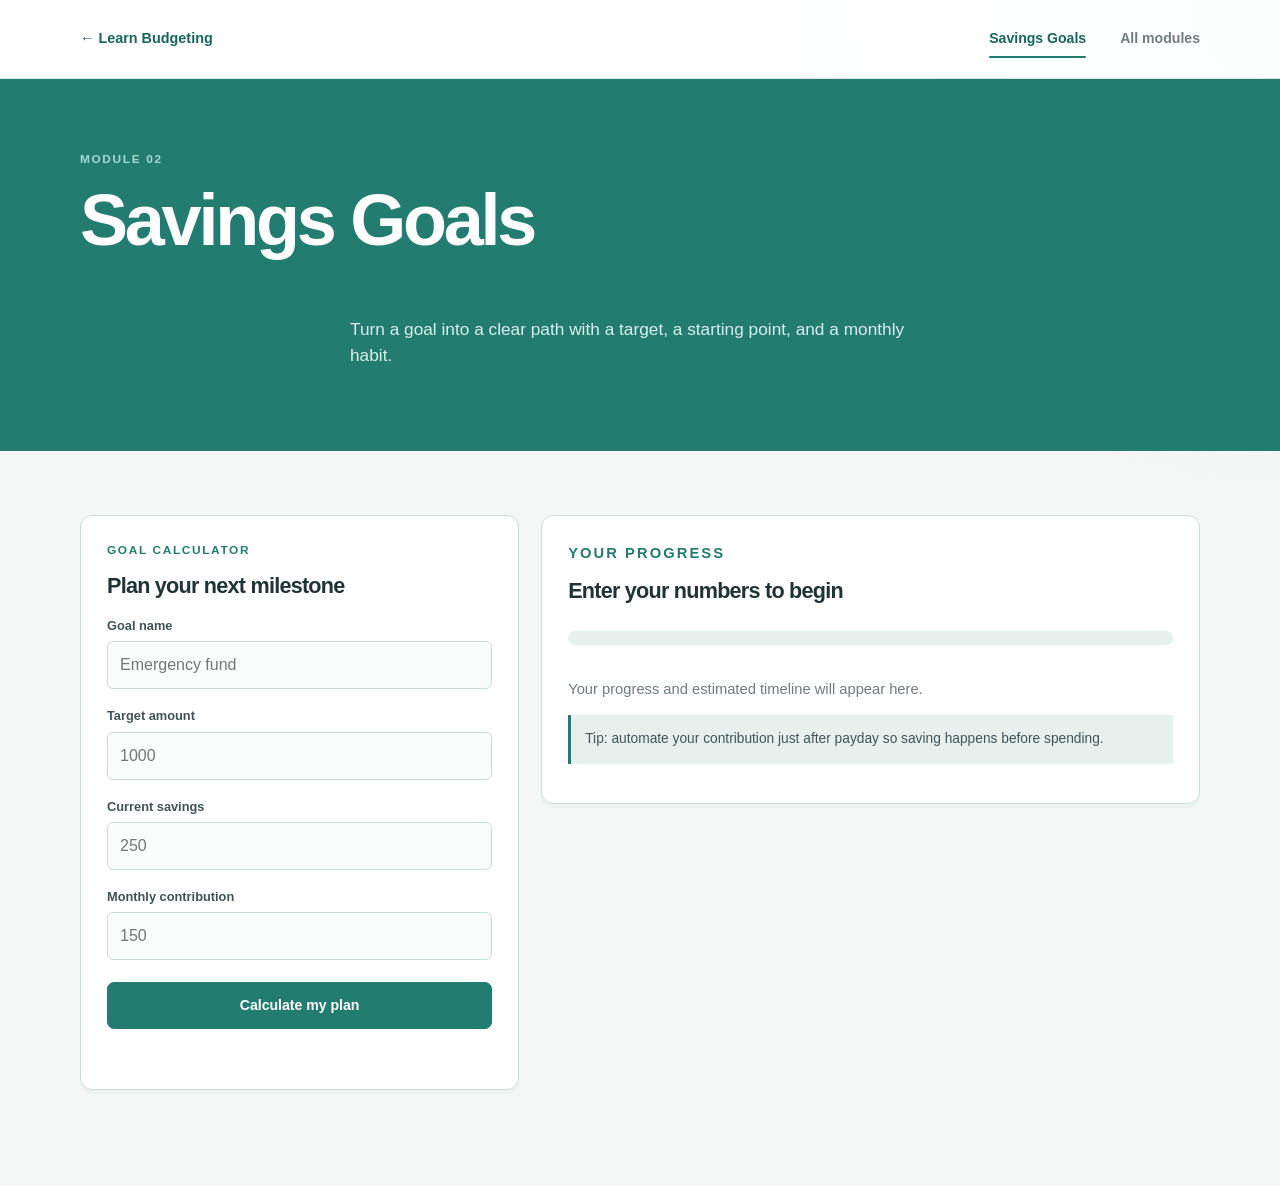
<file: savings-goals.html>
<!DOCTYPE html>
<html lang="en">

<head>
    <meta charset="UTF-8">
    <meta name="viewport" content="width=device-width, initial-scale=1.0">
    <title>Savings Goals | BudgetBasics</title>
    <link rel="stylesheet" href="styles.css">
    <script src="script.js" defer></script>
</head>

<body>
    <header class="site-header">
        <div class="header-inner"><a class="back-link" href="learn-budgeting.html">&#8592; Learn Budgeting</a><button
                class="menu-toggle" type="button" aria-expanded="false" aria-controls="site-navigation"
                aria-label="Open navigation"><span></span><span></span><span></span></button>
            <nav class="site-navigation" id="site-navigation" aria-label="Main navigation"><a class="active"
                    href="savings-goals.html" aria-current="page">Savings Goals</a><a href="learn-budgeting.html">All
                    modules</a></nav>
        </div>
    </header>
    <main class="module-page">
        <section class="module-hero">
            <p class="eyebrow">Module 02</p>
            <h1>Savings Goals</h1>
            <p>Turn a goal into a clear path with a target, a starting point, and a monthly habit.</p>
        </section>
        <section class="module-content">
            <div class="tool-layout">
                <form class="tool-card" id="savings-form">
                    <p class="eyebrow">Goal calculator</p>
                    <h2>Plan your next milestone</h2><label for="goal-name">Goal name</label><input id="goal-name"
                        type="text" placeholder="Emergency fund"><label for="target-amount">Target amount</label><input
                        id="target-amount" type="number" min="0" step="0.01" placeholder="1000"><label
                        for="current-savings">Current savings</label><input id="current-savings" type="number" min="0"
                        step="0.01" placeholder="250"><label for="monthly-contribution">Monthly
                        contribution</label><input id="monthly-contribution" type="number" min="0" step="0.01"
                        placeholder="150"><button class="primary-button" type="submit">Calculate my plan</button>
                    <p class="form-error" id="savings-error" aria-live="polite"></p>
                </form>
                <div class="result-card" id="savings-result" aria-live="polite">
                    <p class="eyebrow">Your progress</p>
                    <h2>Enter your numbers to begin</h2>
                    <div class="progress-track">
                        <div class="progress-bar" id="savings-progress"></div>
                    </div>
                    <p id="savings-summary">Your progress and estimated timeline will appear here.</p>
                    <p class="tip">Tip: automate your contribution just after payday so saving happens before spending.
                    </p>
                </div>
            </div>
        </section>
    </main>
</body>

</html>
</file>
<file: styles.css>
:root {
  --charcoal: #203336;
  --charcoal-soft: #405457;
  --teal: #227c70;
  --teal-dark: #17665c;
  --teal-pale: #e6f1ee;
  --muted: #6f7d7e;
  --surface: #ffffff;
  --page: #f4f7f6;
  --line: #c7ded9;
  --shadow: 0 18px 42px rgba(32, 51, 54, 0.08);
}

* {
  box-sizing: border-box;
}

html {
  scroll-behavior: smooth;
}

@keyframes fadeInUp {
  from {
    opacity: 0;
    transform: translateY(18px);
  }
  to {
    opacity: 1;
    transform: translateY(0);
  }
}

@keyframes fadeIn {
  from {
    opacity: 0;
  }
  to {
    opacity: 1;
  }
}

@keyframes shimmer {
  0% {
    background-position: -120px 0;
  }
  100% {
    background-position: 120px 0;
  }
}

@keyframes popIn {
  from {
    opacity: 0;
    transform: scale(0.92);
  }
  to {
    opacity: 1;
    transform: scale(1);
  }
}

@media (prefers-reduced-motion: reduce) {
  *,
  *::before,
  *::after {
    animation-duration: 0.001ms !important;
    animation-iteration-count: 1 !important;
    transition-duration: 0.001ms !important;
    scroll-behavior: auto !important;
  }
}

body {
  margin: 0;
  min-width: 320px;
  color: var(--charcoal);
  background: var(--page);
  font-family: "DM Sans", sans-serif;
  line-height: 1.5;
}

body::before {
  position: fixed;
  z-index: -1;
  top: 0;
  right: 0;
  width: min(42vw, 600px);
  height: 480px;
  content: "";
  background: radial-gradient(circle at top right, rgba(157, 211, 199, 0.34), transparent 68%);
  pointer-events: none;
}

a {
  color: inherit;
  text-decoration: none;
}

.site-header {
  background: rgba(255, 255, 255, 0.92);
  border-bottom: 1px solid rgba(199, 222, 217, 0.7);
}

.header-inner {
  display: flex;
  align-items: center;
  justify-content: space-between;
  width: min(1120px, calc(100% - 48px));
  min-height: 78px;
  margin: 0 auto;
}

.site-navigation {
  display: flex;
  align-items: center;
  gap: clamp(18px, 3vw, 34px);
  color: var(--muted);
  font-size: 0.88rem;
  font-weight: 600;
}

.site-navigation a {
  position: relative;
  padding: 8px 0;
  transition: color 180ms ease;
}

.site-navigation a:hover,
.site-navigation a:focus-visible,
.site-navigation a.active {
  color: var(--teal-dark);
}

.site-navigation a.active::after {
  position: absolute;
  right: 0;
  bottom: 0;
  left: 0;
  height: 2px;
  border-radius: 2px;
  content: "";
  background: var(--teal);
}

.menu-toggle {
  display: none;
  width: 42px;
  height: 42px;
  padding: 9px;
  border: 1px solid var(--line);
  border-radius: 8px;
  background: var(--surface);
  cursor: pointer;
}

.menu-toggle span {
  display: block;
  width: 22px;
  height: 2px;
  margin: 4px auto;
  border-radius: 2px;
  background: var(--charcoal);
  transition: transform 180ms ease, opacity 180ms ease;
}

.hero {
  padding: 92px 24px 82px;
  color: white;
  background: var(--teal);
  animation: fadeIn 600ms ease both;
}

.hero h1 {
  animation: fadeInUp 650ms cubic-bezier(0.22, 1, 0.36, 1) 80ms both;
}

.hero-description {
  animation: fadeInUp 650ms cubic-bezier(0.22, 1, 0.36, 1) 200ms both;
}

.eyebrow {
  animation: fadeInUp 600ms cubic-bezier(0.22, 1, 0.36, 1) both;
}

.hero-inner,
.learning-hub {
  width: min(1120px, 100%);
  margin: 0 auto;
}

.hero-inner {
  padding-left: 8px;
}

.eyebrow {
  margin: 0 0 14px;
  color: #8fc9be;
  font-size: 0.74rem;
  font-weight: 700;
  letter-spacing: 0.14em;
  text-transform: uppercase;
}

.hero h1,
.section-heading h2,
.topic-card h3 {
  margin: 0;
  font-family: "Manrope", sans-serif;
  letter-spacing: -0.045em;
}

.hero h1 {
  max-width: 700px;
  font-size: clamp(2.9rem, 7vw, 5.3rem);
  line-height: 1.02;
}

.hero-description {
  max-width: 530px;
  margin: 24px 0 0;
  color: #d9efea;
  font-size: clamp(1rem, 2vw, 1.15rem);
}

.learning-hub {
  padding: 74px 24px 100px;
}

.section-heading {
  display: flex;
  align-items: end;
  justify-content: space-between;
  gap: 32px;
  margin-bottom: 34px;
}

.section-heading .eyebrow {
  color: var(--teal);
}

.section-heading h2 {
  font-size: clamp(1.8rem, 4vw, 2.7rem);
  line-height: 1.1;
}

.section-intro {
  max-width: 340px;
  margin: 0 0 3px;
  color: var(--muted);
  font-size: 0.95rem;
}

.topic-grid {
  display: grid;
  grid-template-columns: repeat(6, 1fr);
  gap: 18px;
}

.topic-card {
  display: flex;
  grid-column: span 2;
  min-height: 252px;
  padding: 24px;
  border: 1px solid var(--line);
  border-radius: 12px;
  background: var(--surface);
  box-shadow: 0 4px 0 rgba(34, 124, 112, 0.03);
  transition: transform 220ms cubic-bezier(0.22, 1, 0.36, 1), border-color 220ms ease,
    box-shadow 320ms ease;
  animation: fadeInUp 560ms cubic-bezier(0.22, 1, 0.36, 1) both;
  animation-delay: calc(var(--card-index, 0) * 70ms);
  will-change: transform;
}

.topic-card:nth-child(1) {
  --card-index: 1;
}
.topic-card:nth-child(2) {
  --card-index: 2;
}
.topic-card:nth-child(3) {
  --card-index: 3;
}
.topic-card:nth-child(4) {
  --card-index: 4;
}
.topic-card:nth-child(5) {
  --card-index: 5;
}
.topic-card:nth-child(6) {
  --card-index: 6;
}

.topic-card:nth-child(n + 4) {
  grid-column: span 3;
}

.topic-card:hover {
  border-color: var(--teal);
  box-shadow: var(--shadow);
  transform: translateY(-6px) scale(1.012);
}

.topic-card:active {
  transform: translateY(-3px) scale(1.004);
  transition-duration: 90ms;
}

.card-number {
  transition: transform 300ms cubic-bezier(0.34, 1.56, 0.64, 1), background 220ms ease;
}

.topic-card:hover .card-number {
  transform: rotate(-8deg) scale(1.08);
  background: var(--teal);
  color: white;
}

.card-number {
  flex: 0 0 auto;
  width: 36px;
  height: 36px;
  margin-right: 18px;
  padding-top: 7px;
  border-radius: 50%;
  color: var(--teal);
  background: var(--teal-pale);
  font-size: 0.72rem;
  font-weight: 700;
  text-align: center;
}

.card-content {
  display: flex;
  flex: 1;
  flex-direction: column;
  align-items: flex-start;
}

.topic-card h3 {
  margin-top: 5px;
  font-size: 1.22rem;
  line-height: 1.2;
}

.topic-card p {
  margin: 13px 0 24px;
  color: var(--muted);
  font-size: 0.91rem;
}

.learn-link {
  display: inline-flex;
  align-items: center;
  gap: 8px;
  margin-top: auto;
  color: var(--teal-dark);
  font-size: 0.86rem;
  font-weight: 700;
  transition: gap 180ms ease, color 180ms ease;
}

.learn-link span {
  font-size: 1.1rem;
  line-height: 1;
}

.learn-link:hover,
.learn-link:focus-visible {
  gap: 12px;
  color: var(--teal);
}

.learn-link span {
  transition: transform 220ms cubic-bezier(0.34, 1.56, 0.64, 1);
}

.learn-link:hover span,
.learn-link:focus-visible span {
  transform: translateX(3px);
}

:focus-visible {
  outline: 3px solid rgba(34, 124, 112, 0.35);
  outline-offset: 4px;
  transition: outline-offset 150ms ease;
}

@media (max-width: 780px) {
  .header-inner {
    position: relative;
    min-height: 70px;
  }

  .menu-toggle {
    display: block;
  }

  .site-navigation {
    position: absolute;
    top: calc(100% + 1px);
    right: 0;
    left: 0;
    z-index: 10;
    display: none;
    flex-direction: column;
    align-items: stretch;
    gap: 0;
    padding: 8px 24px 18px;
    border-bottom: 1px solid var(--line);
    background: var(--surface);
    box-shadow: 0 14px 25px rgba(32, 51, 54, 0.08);
  }

  .site-navigation.is-open {
    display: flex;
  }

  .site-navigation a {
    padding: 13px 0;
  }

  .site-navigation a.active::after {
    right: auto;
    width: 32px;
  }

  .menu-toggle.is-open span:nth-child(1) {
    transform: translateY(6px) rotate(45deg);
  }

  .menu-toggle.is-open span:nth-child(2) {
    opacity: 0;
  }

  .menu-toggle.is-open span:nth-child(3) {
    transform: translateY(-6px) rotate(-45deg);
  }

  .hero {
    padding: 72px 24px 68px;
  }

  .learning-hub {
    padding-top: 58px;
  }

  .section-heading {
    display: block;
  }

  .section-intro {
    margin-top: 15px;
  }

  .topic-grid {
    display: grid;
    grid-template-columns: 1fr;
  }

  .topic-card,
  .topic-card:nth-child(n + 4) {
    grid-column: auto;
  }
}

@media (max-width: 430px) {
  .header-inner,
  .learning-hub {
    width: min(100% - 32px, 1120px);
  }

  .hero {
    padding-right: 16px;
    padding-left: 16px;
  }

  .learning-hub {
    padding-right: 0;
    padding-left: 0;
  }

  .topic-card {
    min-height: 230px;
    padding: 20px;
  }
}

.back-link {
  color: var(--teal-dark);
  font-size: 0.9rem;
  font-weight: 700;
}

.module-page {
  min-height: calc(100vh - 78px);
}

.module-hero {
  padding: 72px 24px 64px;
  color: white;
  background: var(--teal);
  animation: fadeIn 550ms ease both;
}

.module-hero h1 {
  animation: fadeInUp 600ms cubic-bezier(0.22, 1, 0.36, 1) 80ms both;
}

.module-hero p:last-child {
  animation: fadeInUp 600ms cubic-bezier(0.22, 1, 0.36, 1) 180ms both;
}

.module-hero > * {
  width: min(1120px, 100%);
  margin-right: auto;
  margin-left: auto;
}

.module-hero .eyebrow {
  color: #a8d7ce;
}

.module-hero h1 {
  margin-top: 0;
  font-family: "Manrope", sans-serif;
  font-size: clamp(2.5rem, 6vw, 4.5rem);
  letter-spacing: -0.045em;
  line-height: 1.04;
}

.module-hero p:last-child {
  max-width: 580px;
  margin-top: 18px;
  color: #d9efea;
  font-size: 1.08rem;
}

.module-content {
  width: min(1120px, calc(100% - 48px));
  margin: 0 auto;
  padding: 64px 0 96px;
}

.concept-grid {
  display: grid;
  grid-template-columns: repeat(4, 1fr);
  gap: 18px;
}

.info-card,
.tool-card,
.result-card,
.question-card,
.classifier-card,
.decision-guide {
  padding: 26px;
  border: 1px solid var(--line);
  border-radius: 12px;
  background: var(--surface);
  box-shadow: 0 4px 0 rgba(34, 124, 112, 0.03);
  animation: fadeInUp 500ms cubic-bezier(0.22, 1, 0.36, 1) both;
  transition: box-shadow 240ms ease, transform 240ms ease, border-color 240ms ease;
}

.info-card:hover {
  border-color: var(--line);
  box-shadow: var(--shadow);
  transform: translateY(-3px);
}

.concept-grid .info-card:nth-child(1) {
  animation-delay: 0ms;
}
.concept-grid .info-card:nth-child(2) {
  animation-delay: 70ms;
}
.concept-grid .info-card:nth-child(3) {
  animation-delay: 140ms;
}
.concept-grid .info-card:nth-child(4) {
  animation-delay: 210ms;
}

.info-card h2,
.tool-card h2,
.result-card h2,
.question-card h2,
.classifier-card h2,
.decision-guide h2,
.module-section h2,
.list-heading h2 {
  margin: 0;
  font-family: "Manrope", sans-serif;
  font-size: 1.35rem;
  letter-spacing: -0.035em;
  line-height: 1.2;
}

.info-card p,
.result-card p,
.question-card p,
.classifier-card p,
.decision-guide li {
  color: var(--muted);
  font-size: 0.92rem;
}

.info-card strong {
  display: block;
  margin-top: 22px;
  color: var(--teal-dark);
  font-size: 0.75rem;
  text-transform: uppercase;
  letter-spacing: 0.08em;
}

.info-card .example {
  margin-bottom: 0;
  color: var(--charcoal-soft);
  font-weight: 600;
}

.module-section {
  margin-top: 58px;
}

.table-wrap {
  overflow-x: auto;
  margin-top: 22px;
  border: 1px solid var(--line);
  border-radius: 12px;
  background: var(--surface);
}

table {
  width: 100%;
  border-collapse: collapse;
  text-align: left;
}

th,
td {
  padding: 14px 18px;
  border-bottom: 1px solid #e5eeec;
  font-size: 0.9rem;
  white-space: nowrap;
}

tbody tr {
  transition: background 180ms ease;
}

tbody tr:hover {
  background: var(--teal-pale);
}

th {
  color: var(--teal-dark);
  background: var(--teal-pale);
  font-size: 0.75rem;
  letter-spacing: 0.06em;
  text-transform: uppercase;
}

tr:last-child td {
  border-bottom: 0;
}

.table-total td {
  color: var(--teal-dark);
  font-weight: 700;
}

.question-card,
.classifier-card,
.decision-guide {
  margin-top: 30px;
}

.question-card .eyebrow,
.classifier-card .eyebrow,
.decision-guide .eyebrow,
.tool-card .eyebrow,
.result-card .eyebrow {
  color: var(--teal);
}

.answer-options {
  display: flex;
  flex-wrap: wrap;
  gap: 10px;
  margin-top: 22px;
}

.answer-options button,
.primary-button,
.row-action {
  border: 1px solid var(--teal);
  border-radius: 7px;
  color: white;
  background: var(--teal);
  cursor: pointer;
  font: inherit;
  font-size: 0.88rem;
  font-weight: 700;
  transition: background 180ms ease, transform 180ms ease;
}

.answer-options button {
  padding: 11px 17px;
}

.answer-options button:hover,
.primary-button:hover,
.row-action:hover {
  background: var(--teal-dark);
  transform: translateY(-2px);
}

.answer-options button:active,
.primary-button:active,
.row-action:active {
  transform: translateY(0) scale(0.98);
  transition-duration: 90ms;
}

.feedback {
  min-height: 24px;
  margin-bottom: 0;
  font-weight: 600;
}

.feedback:not(:empty) {
  animation: fadeInUp 260ms cubic-bezier(0.22, 1, 0.36, 1) both;
}

.feedback.success {
  color: var(--teal-dark);
}

.feedback.error,
.form-error {
  color: #a33f35;
}

.form-error:not(:empty) {
  animation: fadeInUp 220ms ease both;
}

.decision-guide {
  color: white;
  background: var(--charcoal);
}

.decision-guide h2 {
  margin-bottom: 18px;
}

.decision-guide .eyebrow {
  color: #8fc9be;
}

.decision-guide ol {
  display: grid;
  grid-template-columns: repeat(4, 1fr);
  gap: 20px;
  margin: 0;
  padding-left: 22px;
}

.decision-guide li {
  padding-left: 5px;
  color: #d7e4e1;
}

.decision-guide strong {
  color: white;
}

.tool-layout {
  display: grid;
  grid-template-columns: minmax(260px, 0.8fr) minmax(0, 1.2fr);
  gap: 22px;
  align-items: start;
}

.tool-card,
.result-card {
  display: flex;
  flex-direction: column;
}

label {
  margin-top: 17px;
  color: var(--charcoal-soft);
  font-size: 0.8rem;
  font-weight: 700;
}

input,
select {
  width: 100%;
  margin-top: 6px;
  padding: 11px 12px;
  border: 1px solid var(--line);
  border-radius: 6px;
  color: var(--charcoal);
  background: #fbfdfc;
  font: inherit;
  transition: border-color 200ms ease, outline-offset 200ms ease, box-shadow 200ms ease;
}

input:focus,
select:focus {
  border-color: var(--teal);
  outline: 3px solid rgba(34, 124, 112, 0.15);
}

input:hover,
select:hover {
  border-color: var(--teal);
}

.primary-button {
  margin-top: 22px;
  padding: 12px 16px;
}

.form-error {
  min-height: 22px;
  margin: 12px 0 0;
  font-size: 0.84rem;
}

.progress-track {
  height: 14px;
  margin: 28px 0 18px;
  overflow: hidden;
  border-radius: 20px;
  background: var(--teal-pale);
}

.progress-bar {
  width: 0;
  height: 100%;
  border-radius: inherit;
  background: linear-gradient(90deg, var(--teal) 0%, var(--teal-dark) 50%, var(--teal) 100%);
  background-size: 240px 100%;
  transition: width 450ms cubic-bezier(0.22, 1, 0.36, 1);
  animation: shimmer 1.6s linear infinite;
}

.tip {
  margin-top: auto;
  padding: 14px;
  border-left: 3px solid var(--teal);
  background: var(--teal-pale);
  color: var(--charcoal-soft) !important;
  font-size: 0.86rem !important;
}

.list-heading {
  display: flex;
  align-items: end;
  justify-content: space-between;
  gap: 18px;
  padding: 24px 24px 0;
}

.list-heading strong {
  color: var(--teal-dark);
  font-size: 0.9rem;
  white-space: nowrap;
}

.expense-list table {
  margin-top: 22px;
}

.empty-row td {
  padding: 28px 18px;
  color: var(--muted);
  text-align: center;
}

.row-action {
  padding: 6px 9px;
  font-size: 0.75rem;
}

.balance-note {
  margin: 0;
  padding: 18px 24px 22px;
  color: var(--muted);
  font-size: 0.86rem;
}

.balance-note strong {
  color: var(--charcoal);
}

.accordion-list {
  display: grid;
  gap: 12px;
}

details {
  border: 1px solid var(--line);
  border-radius: 10px;
  background: var(--surface);
  transition: border-color 200ms ease, box-shadow 200ms ease;
}

details:hover {
  border-color: var(--teal);
}

summary {
  padding: 20px 24px;
  color: var(--charcoal);
  cursor: pointer;
  font-family: "Manrope", sans-serif;
  font-size: 1.06rem;
  font-weight: 700;
  list-style-position: inside;
  transition: color 200ms ease;
}

summary::marker {
  transition: transform 220ms ease;
}

details[open] summary {
  color: var(--teal-dark);
  border-bottom: 1px solid var(--line);
}

details > div {
  padding: 4px 24px 18px;
  animation: fadeInUp 260ms cubic-bezier(0.22, 1, 0.36, 1) both;
}

details p {
  margin-bottom: 0;
  color: var(--muted);
  font-size: 0.94rem;
}

.sr-only {
  position: absolute;
  width: 1px;
  height: 1px;
  padding: 0;
  overflow: hidden;
  clip: rect(0, 0, 0, 0);
  white-space: nowrap;
  border: 0;
}

@media (max-width: 780px) {
  .back-link {
    max-width: calc(100% - 58px);
    overflow: hidden;
    text-overflow: ellipsis;
    white-space: nowrap;
  }

  .module-content {
    width: min(100% - 32px, 1120px);
    padding-top: 46px;
  }

  .concept-grid,
  .decision-guide ol,
  .tool-layout {
    grid-template-columns: 1fr;
  }

  .module-hero {
    padding: 58px 16px 52px;
  }
}
</file>
